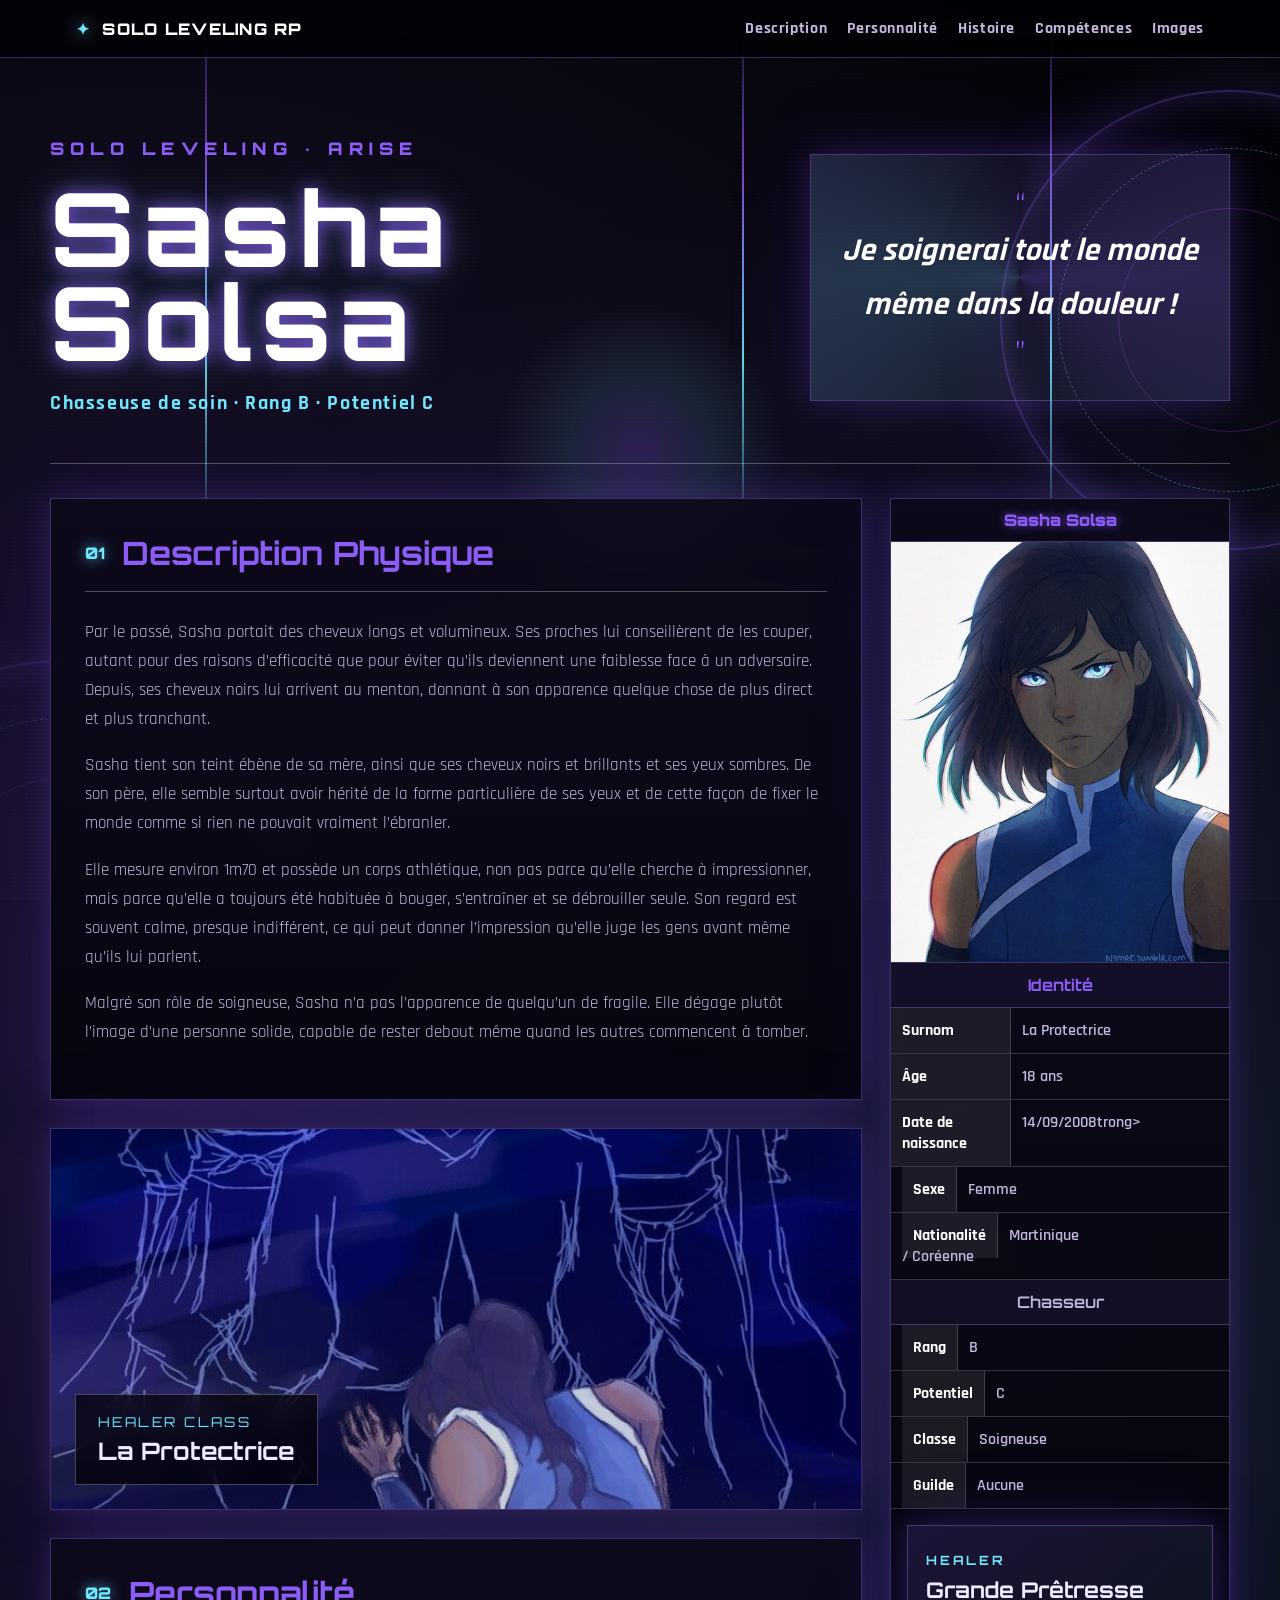
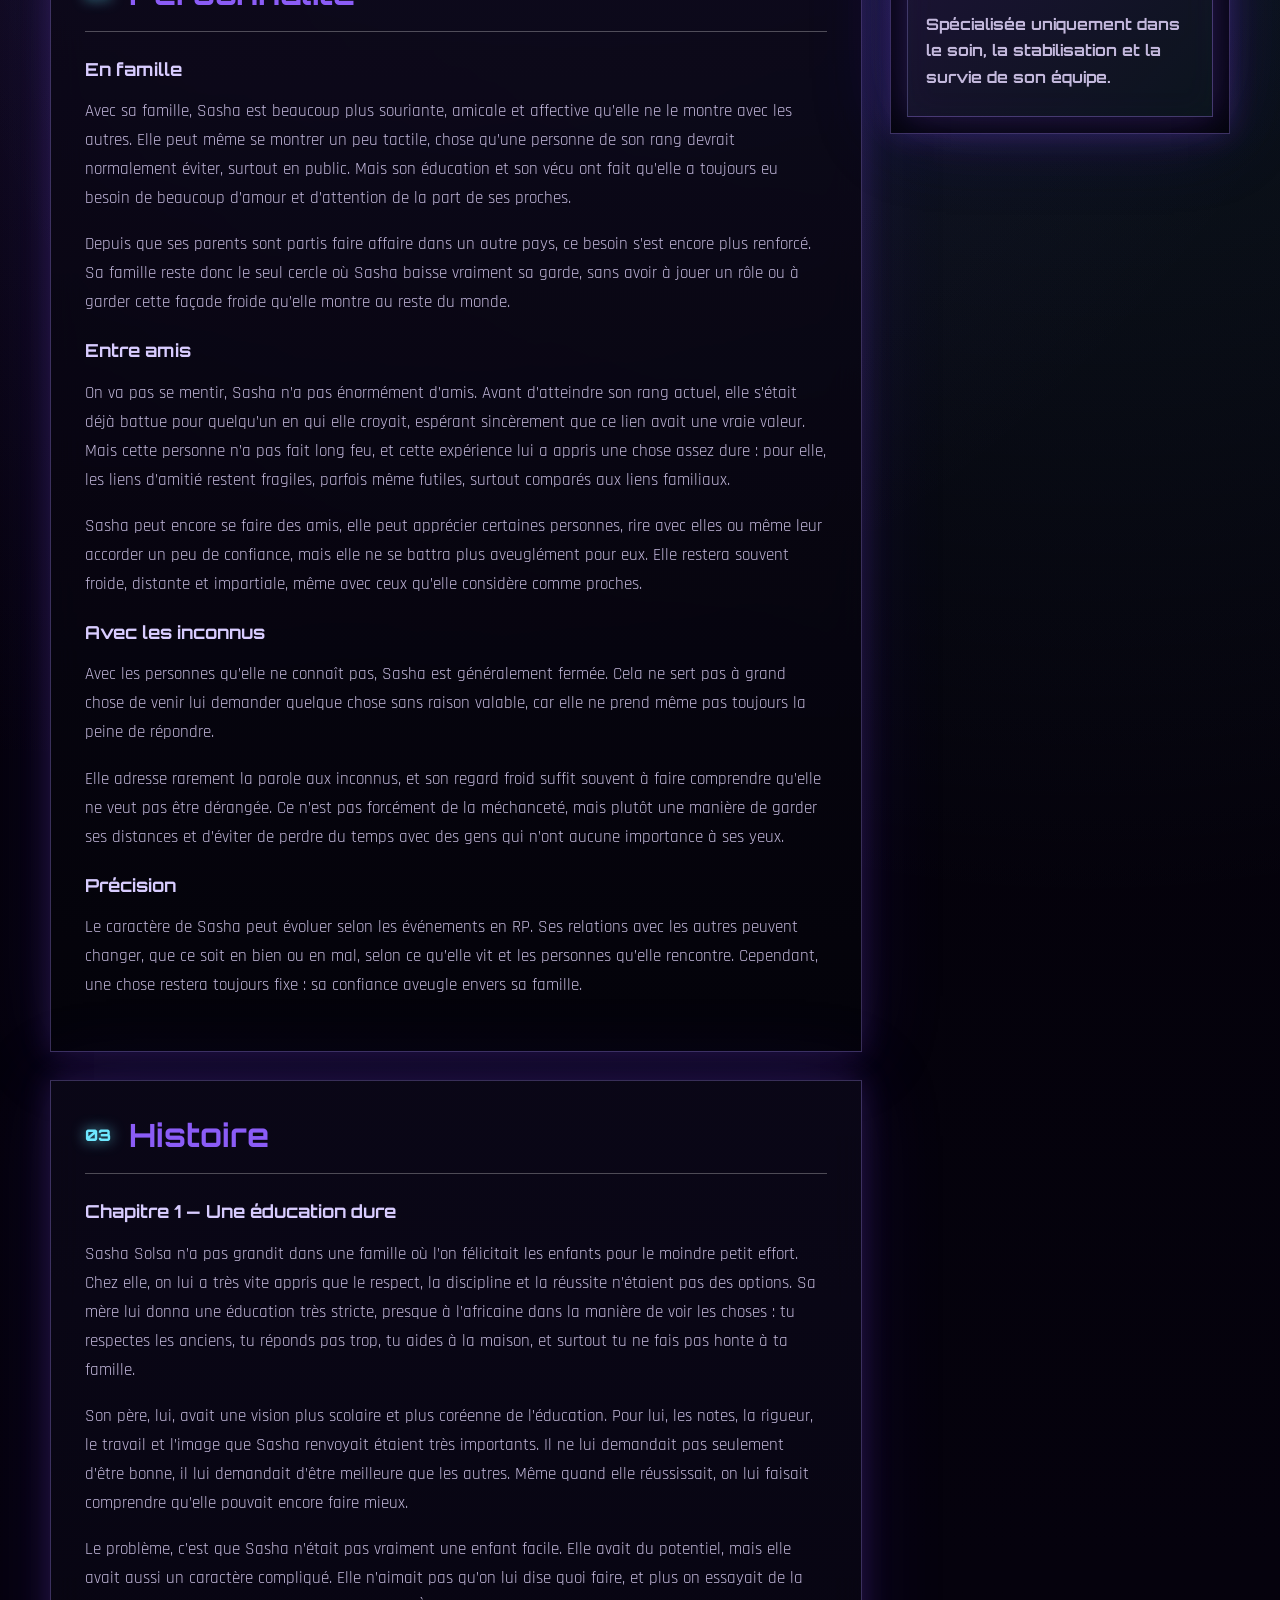
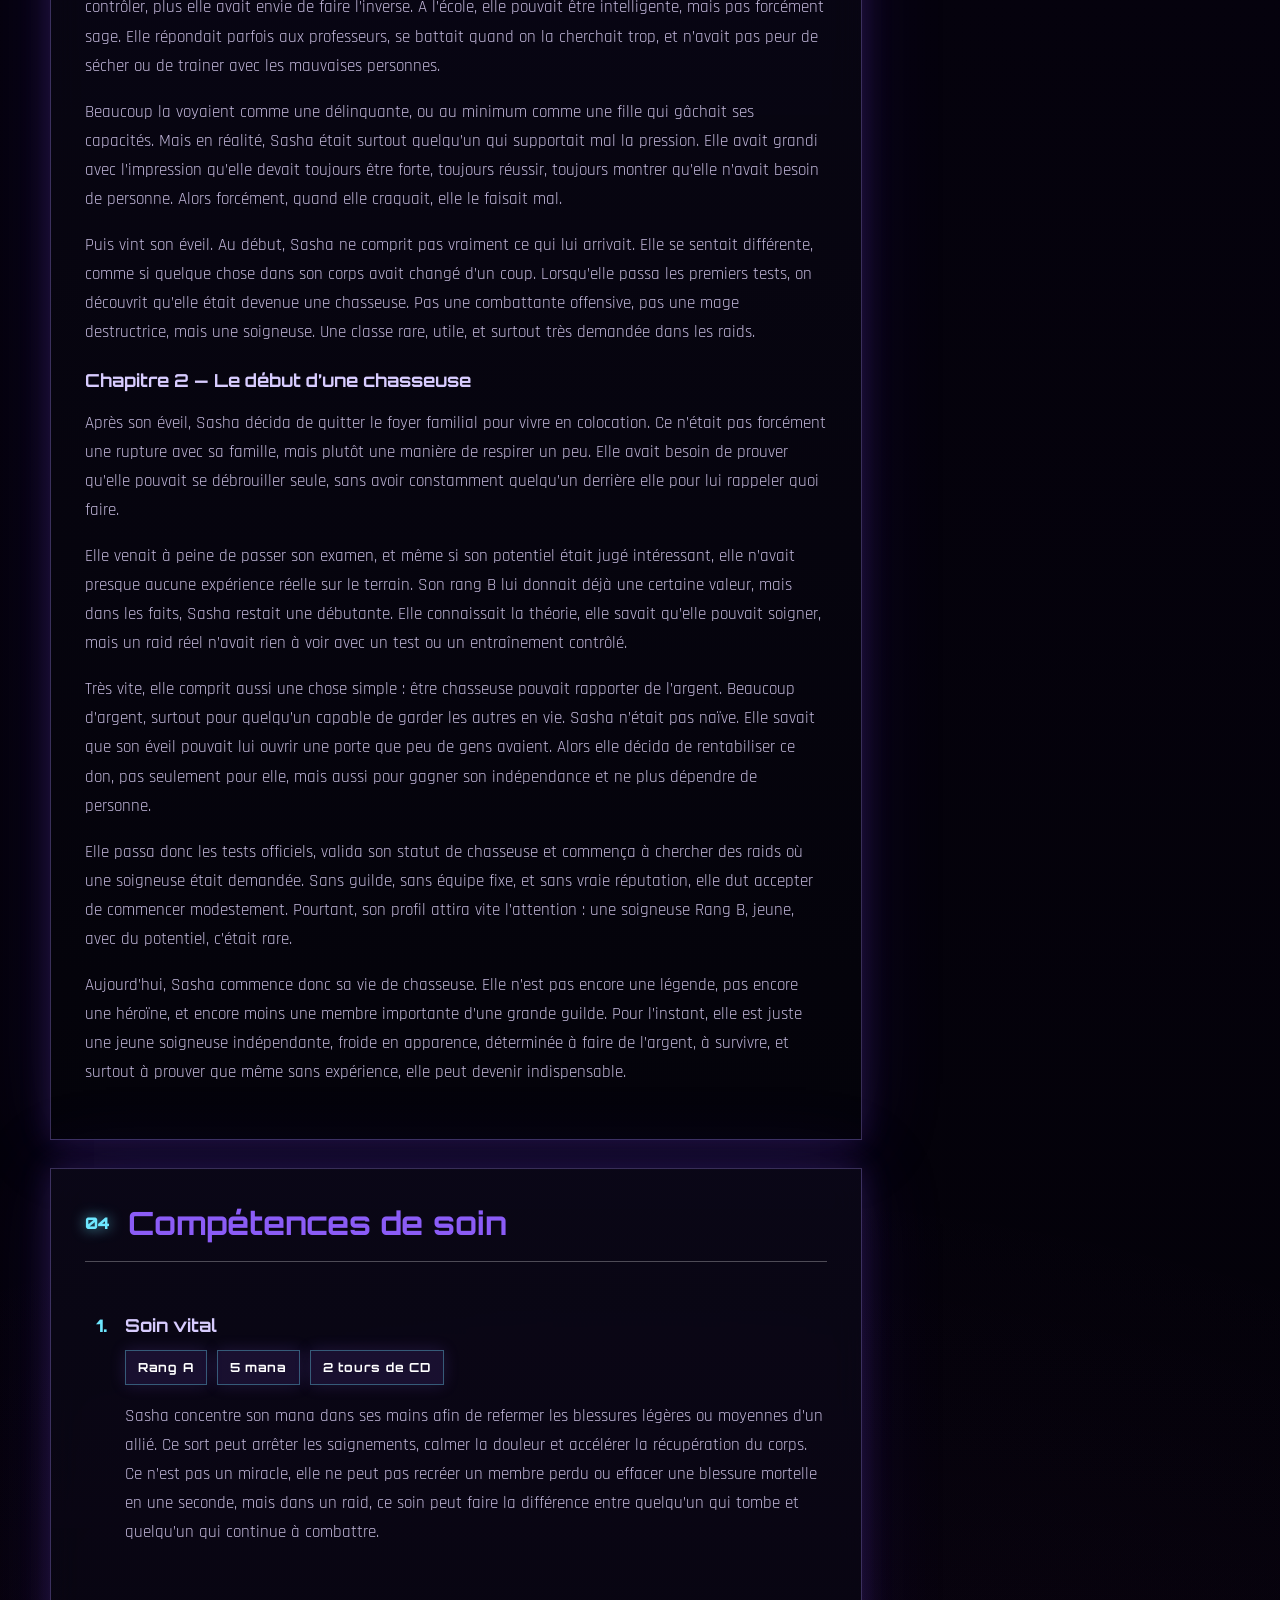
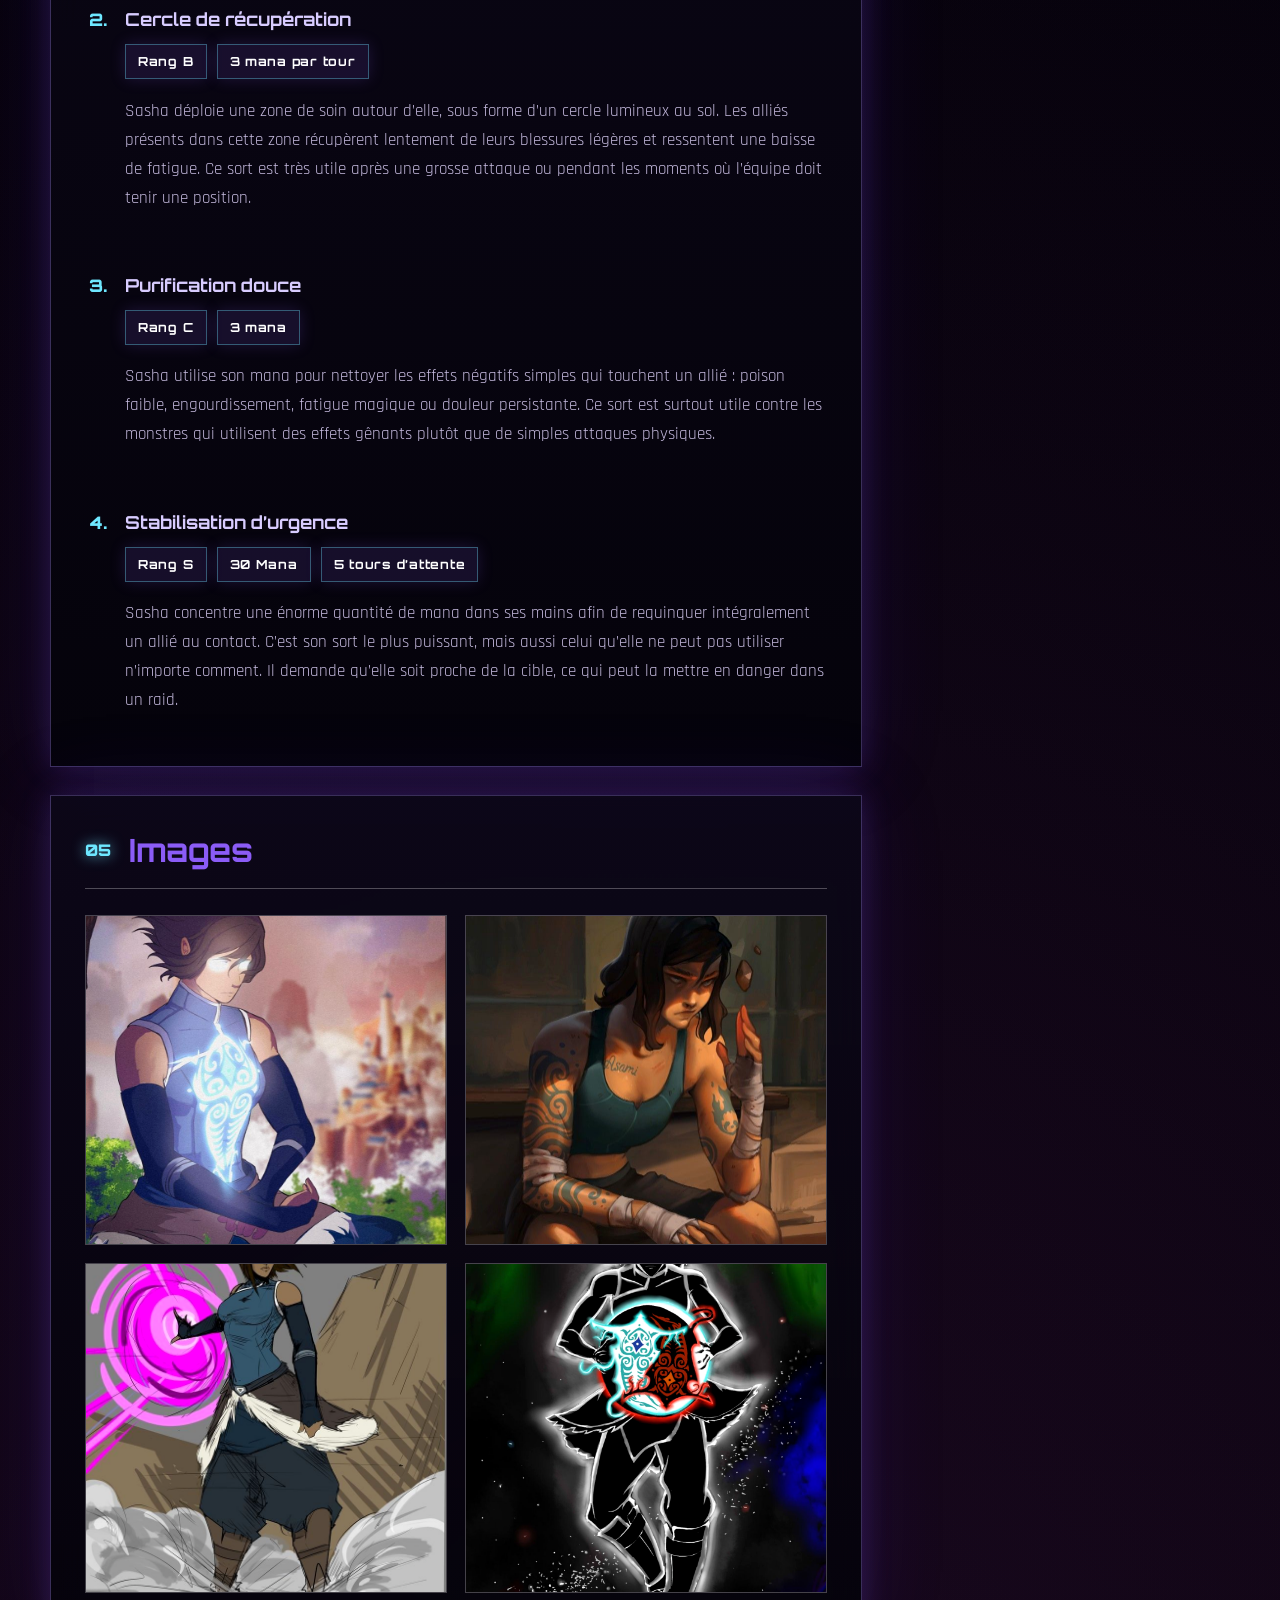
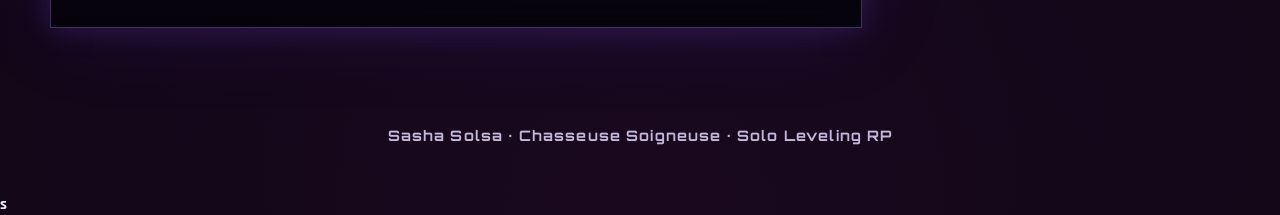
<file: index.html>
<!DOCTYPE html>
<html lang="fr">
<head>
  <meta charset="UTF-8" />
  <meta name="viewport" content="width=device-width, initial-scale=1.0" />
  <title>Sasha Solsa — Solo Leveling RP</title>
  <link rel="stylesheet" href="assets/css/style.css" />
  <script defer src="assets/js/main.js"></script>
</head>
<body>
  <div class="animated-bg"><span class="gate gate-one"></span><span class="gate gate-two"></span><span class="mana-stream stream-one"></span><span class="mana-stream stream-two"></span><span class="mana-stream stream-three"></span></div>
  <div class="cursor-glow" aria-hidden="true"></div>

  <header class="site-header">
    <a href="#top" class="brand"><span class="brand-icon">✦</span><span>Solo Leveling RP</span></a>
    <button class="menu-btn" type="button" aria-label="Ouvrir le menu">☰</button>
    <nav class="nav"><a href="#description">Description</a><a href="#personnalite">Personnalité</a><a href="#histoire">Histoire</a><a href="#competences">Compétences</a><a href="#galerie">Images</a></nav>
  </header>

  <main id="top">
    <section class="hero sheet-section">
      <div class="hero-logo reveal"><p class="server-label">Solo Leveling · Arise</p><h1>Sasha Solsa</h1><p class="role-line">Chasseuse de soin · Rang B · Potentiel C</p></div>
      <div class="quote-card reveal"><span>“</span><p>Je soignerai tout le monde même dans la douleur !</p><span>”</span></div>
    </section>

    <section class="sheet-layout">
      <div class="main-column">
        <section id="description" class="content-block reveal">
          <div class="section-heading"><span>01</span><h2>Description Physique</h2></div>
          <p>Par le passé, Sasha portait des cheveux longs et volumineux. Ses proches lui conseillèrent de les couper, autant pour des raisons d’efficacité que pour éviter qu’ils deviennent une faiblesse face à un adversaire. Depuis, ses cheveux noirs lui arrivent au menton, donnant à son apparence quelque chose de plus direct et plus tranchant.</p>
          <p>Sasha tient son teint ébène de sa mère, ainsi que ses cheveux noirs et brillants et ses yeux sombres. De son père, elle semble surtout avoir hérité de la forme particulière de ses yeux et de cette façon de fixer le monde comme si rien ne pouvait vraiment l’ébranler.</p>
          <p>Elle mesure environ 1m70 et possède un corps athlétique, non pas parce qu’elle cherche à impressionner, mais parce qu’elle a toujours été habituée à bouger, s’entraîner et se débrouiller seule. Son regard est souvent calme, presque indifférent, ce qui peut donner l’impression qu’elle juge les gens avant même qu’ils lui parlent.</p>
          <p>Malgré son rôle de soigneuse, Sasha n’a pas l’apparence de quelqu’un de fragile. Elle dégage plutôt l’image d’une personne solide, capable de rester debout même quand les autres commencent à tomber.</p>
        </section>

        <div class="wide-art reveal"><img src="assets/image/sasha-ancetres.png" alt="Sasha Solsa"><div class="art-overlay"><span>Healer Class</span><strong>La Protectrice</strong></div></div>

        <section id="personnalite" class="content-block reveal">
          <div class="section-heading"><span>02</span><h2>Personnalité</h2></div>
          <h3>En famille</h3><p>Avec sa famille, Sasha est beaucoup plus souriante, amicale et affective qu’elle ne le montre avec les autres. Elle peut même se montrer un peu tactile, chose qu’une personne de son rang devrait normalement éviter, surtout en public. Mais son éducation et son vécu ont fait qu’elle a toujours eu besoin de beaucoup d’amour et d’attention de la part de ses proches.</p><p>Depuis que ses parents sont partis faire affaire dans un autre pays, ce besoin s’est encore plus renforcé. Sa famille reste donc le seul cercle où Sasha baisse vraiment sa garde, sans avoir à jouer un rôle ou à garder cette façade froide qu’elle montre au reste du monde.</p>
          <h3>Entre amis</h3><p>On va pas se mentir, Sasha n’a pas énormément d’amis. Avant d’atteindre son rang actuel, elle s’était déjà battue pour quelqu’un en qui elle croyait, espérant sincèrement que ce lien avait une vraie valeur. Mais cette personne n’a pas fait long feu, et cette expérience lui a appris une chose assez dure : pour elle, les liens d’amitié restent fragiles, parfois même futiles, surtout comparés aux liens familiaux.</p><p>Sasha peut encore se faire des amis, elle peut apprécier certaines personnes, rire avec elles ou même leur accorder un peu de confiance, mais elle ne se battra plus aveuglément pour eux. Elle restera souvent froide, distante et impartiale, même avec ceux qu’elle considère comme proches.</p>
          <h3>Avec les inconnus</h3><p>Avec les personnes qu’elle ne connaît pas, Sasha est généralement fermée. Cela ne sert pas à grand chose de venir lui demander quelque chose sans raison valable, car elle ne prend même pas toujours la peine de répondre.</p><p>Elle adresse rarement la parole aux inconnus, et son regard froid suffit souvent à faire comprendre qu’elle ne veut pas être dérangée. Ce n’est pas forcément de la méchanceté, mais plutôt une manière de garder ses distances et d’éviter de perdre du temps avec des gens qui n’ont aucune importance à ses yeux.</p>
          <h3>Précision</h3><p>Le caractère de Sasha peut évoluer selon les événements en RP. Ses relations avec les autres peuvent changer, que ce soit en bien ou en mal, selon ce qu’elle vit et les personnes qu’elle rencontre. Cependant, une chose restera toujours fixe : sa confiance aveugle envers sa famille.</p>
        </section>

        <section id="histoire" class="content-block reveal">
          <div class="section-heading"><span>03</span><h2>Histoire</h2></div>
          <h3>Chapitre 1 — Une éducation dure</h3>
          <p>Sasha Solsa n’a pas grandit dans une famille où l’on félicitait les enfants pour le moindre petit effort. Chez elle, on lui a très vite appris que le respect, la discipline et la réussite n’étaient pas des options. Sa mère lui donna une éducation très stricte, presque à l’africaine dans la manière de voir les choses : tu respectes les anciens, tu réponds pas trop, tu aides à la maison, et surtout tu ne fais pas honte à ta famille.</p>
          <p>Son père, lui, avait une vision plus scolaire et plus coréenne de l’éducation. Pour lui, les notes, la rigueur, le travail et l’image que Sasha renvoyait étaient très importants. Il ne lui demandait pas seulement d’être bonne, il lui demandait d’être meilleure que les autres. Même quand elle réussissait, on lui faisait comprendre qu’elle pouvait encore faire mieux.</p>
          <p>Le problème, c’est que Sasha n’était pas vraiment une enfant facile. Elle avait du potentiel, mais elle avait aussi un caractère compliqué. Elle n’aimait pas qu’on lui dise quoi faire, et plus on essayait de la contrôler, plus elle avait envie de faire l’inverse. À l’école, elle pouvait être intelligente, mais pas forcément sage. Elle répondait parfois aux professeurs, se battait quand on la cherchait trop, et n’avait pas peur de sécher ou de trainer avec les mauvaises personnes.</p>
          <p>Beaucoup la voyaient comme une délinquante, ou au minimum comme une fille qui gâchait ses capacités. Mais en réalité, Sasha était surtout quelqu’un qui supportait mal la pression. Elle avait grandi avec l’impression qu’elle devait toujours être forte, toujours réussir, toujours montrer qu’elle n’avait besoin de personne. Alors forcément, quand elle craquait, elle le faisait mal.</p>
          <p>Puis vint son éveil. Au début, Sasha ne comprit pas vraiment ce qui lui arrivait. Elle se sentait différente, comme si quelque chose dans son corps avait changé d’un coup. Lorsqu’elle passa les premiers tests, on découvrit qu’elle était devenue une chasseuse. Pas une combattante offensive, pas une mage destructrice, mais une soigneuse. Une classe rare, utile, et surtout très demandée dans les raids.</p>
          <h3>Chapitre 2 — Le début d’une chasseuse</h3>
          <p>Après son éveil, Sasha décida de quitter le foyer familial pour vivre en colocation. Ce n’était pas forcément une rupture avec sa famille, mais plutôt une manière de respirer un peu. Elle avait besoin de prouver qu’elle pouvait se débrouiller seule, sans avoir constamment quelqu’un derrière elle pour lui rappeler quoi faire.</p>
          <p>Elle venait à peine de passer son examen, et même si son potentiel était jugé intéressant, elle n’avait presque aucune expérience réelle sur le terrain. Son rang B lui donnait déjà une certaine valeur, mais dans les faits, Sasha restait une débutante. Elle connaissait la théorie, elle savait qu’elle pouvait soigner, mais un raid réel n’avait rien à voir avec un test ou un entraînement contrôlé.</p>
          <p>Très vite, elle comprit aussi une chose simple : être chasseuse pouvait rapporter de l’argent. Beaucoup d’argent, surtout pour quelqu’un capable de garder les autres en vie. Sasha n’était pas naïve. Elle savait que son éveil pouvait lui ouvrir une porte que peu de gens avaient. Alors elle décida de rentabiliser ce don, pas seulement pour elle, mais aussi pour gagner son indépendance et ne plus dépendre de personne.</p>
          <p>Elle passa donc les tests officiels, valida son statut de chasseuse et commença à chercher des raids où une soigneuse était demandée. Sans guilde, sans équipe fixe, et sans vraie réputation, elle dut accepter de commencer modestement. Pourtant, son profil attira vite l’attention : une soigneuse Rang B, jeune, avec du potentiel, c’était rare.</p>
          <p>Aujourd’hui, Sasha commence donc sa vie de chasseuse. Elle n’est pas encore une légende, pas encore une héroïne, et encore moins une membre importante d’une grande guilde. Pour l’instant, elle est juste une jeune soigneuse indépendante, froide en apparence, déterminée à faire de l’argent, à survivre, et surtout à prouver que même sans expérience, elle peut devenir indispensable.</p>
        </section>

<section id="competences" class="content-block reveal">
  <div class="section-heading">
    <span>04</span>
    <h2>Compétences de soin</h2>
  </div>

  <ol class="skill-list">
    <li>
      <h3>Soin vital</h3>

      <div class="spell-meta">
        <span>Rang A</span>
        <span>5 mana</span>
        <span>2 tours de CD</span>
      </div>

      <p>
        Sasha concentre son mana dans ses mains afin de refermer les blessures légères ou moyennes d’un allié.
        Ce sort peut arrêter les saignements, calmer la douleur et accélérer la récupération du corps. Ce n’est pas
        un miracle, elle ne peut pas recréer un membre perdu ou effacer une blessure mortelle en une seconde, mais
        dans un raid, ce soin peut faire la différence entre quelqu’un qui tombe et quelqu’un qui continue à combattre.
      </p>
    </li>

    <li>
      <h3>Cercle de récupération</h3>

      <div class="spell-meta">
        <span>Rang B</span>
        <span>3 mana par tour</span>
      </div>

      <p>
        Sasha déploie une zone de soin autour d’elle, sous forme d’un cercle lumineux au sol. Les alliés présents
        dans cette zone récupèrent lentement de leurs blessures légères et ressentent une baisse de fatigue. Ce sort
        est très utile après une grosse attaque ou pendant les moments où l’équipe doit tenir une position.
      </p>
    </li>

    <li>
      <h3>Purification douce</h3>

      <div class="spell-meta">
        <span>Rang C</span>
        <span>3 mana</span>
      </div>

      <p>
        Sasha utilise son mana pour nettoyer les effets négatifs simples qui touchent un allié : poison faible,
        engourdissement, fatigue magique ou douleur persistante. Ce sort est surtout utile contre les monstres qui
        utilisent des effets gênants plutôt que de simples attaques physiques.
      </p>
    </li>

    <li>
      <h3>Stabilisation d’urgence</h3>

      <div class="spell-meta">
        <span>Rang S</span>
        <span>30 Mana </span>
        <span>5 tours d’attente</span>
      </div>

      <p>
        Sasha concentre une énorme quantité de mana dans ses mains afin de requinquer intégralement un allié au contact.
        C’est son sort le plus puissant, mais aussi celui qu’elle ne peut pas utiliser n’importe comment. Il demande
        qu’elle soit proche de la cible, ce qui peut la mettre en danger dans un raid.
      </p>
    </li>
  </ol>
</section>

        <section id="galerie" class="content-block reveal"><div class="section-heading"><span>05</span><h2>Images</h2></div><div class="gallery-grid"><img src="assets/image/sasha-meditation.png" alt="Sasha"><img src="assets/image/sasha-blessee.png" alt="Sasha"><img src="assets/image/sasha-combat-lumiere.png" alt="Sasha"><img src="assets/image/sasha-domaine-1.png" alt="Sasha"></div></section>
      </div>

      <aside class="side-card reveal"><div class="portrait-frame"><div class="nameplate">Sasha Solsa</div><img src="assets/image/regard.jpg" alt="Portrait de Sasha Solsa"></div><div class="info-table"><h2>Identité</h2><div><span>Surnom</span><strong>La Protectrice</strong></div><div><span>Âge</span><strong>18 ans</strong></div><div><span>Date de naissance</span><strong>14/09/2008trong></div><div><span>Sexe</span><strong>Femme</strong></div><div><span>Nationalité</span><strong>Martinique / Coréenne</strong></div><h2>Chasseur</h2><div><span>Rang</span><strong>B</strong></div><div><span>Potentiel</span><strong>C</strong></div><div><span>Classe</span><strong>Soigneuse</strong></div><div><span>Guilde</span><strong>Aucune</strong></div></div><div class="rank-card"><span>HEALER</span><strong>Grande Prêtresse</strong><p>Spécialisée uniquement dans le soin, la stabilisation et la survie de son équipe.</p></div></aside>
    </section>
  </main>
  <footer class="footer"><span>Sasha Solsa · Chasseuse Soigneuse · Solo Leveling RP</span></footer>
</body>
</html>
s
</file>
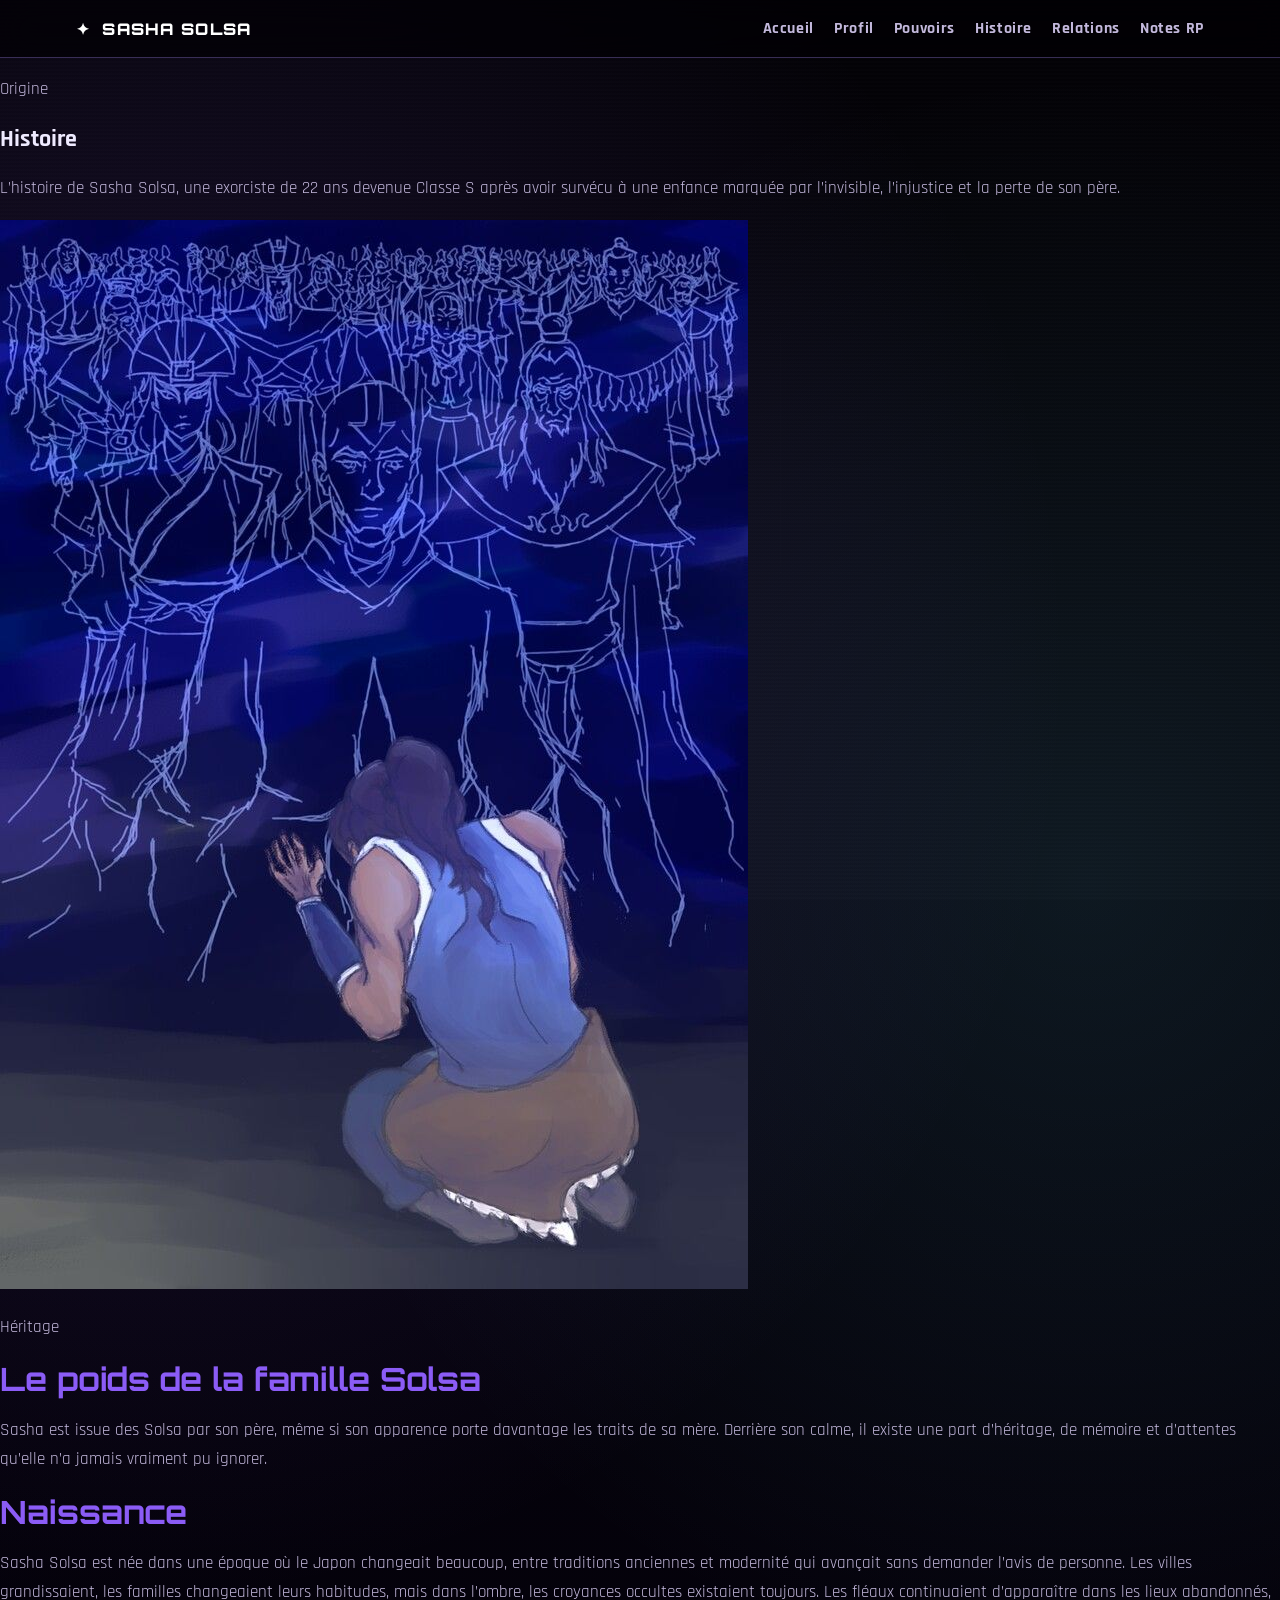
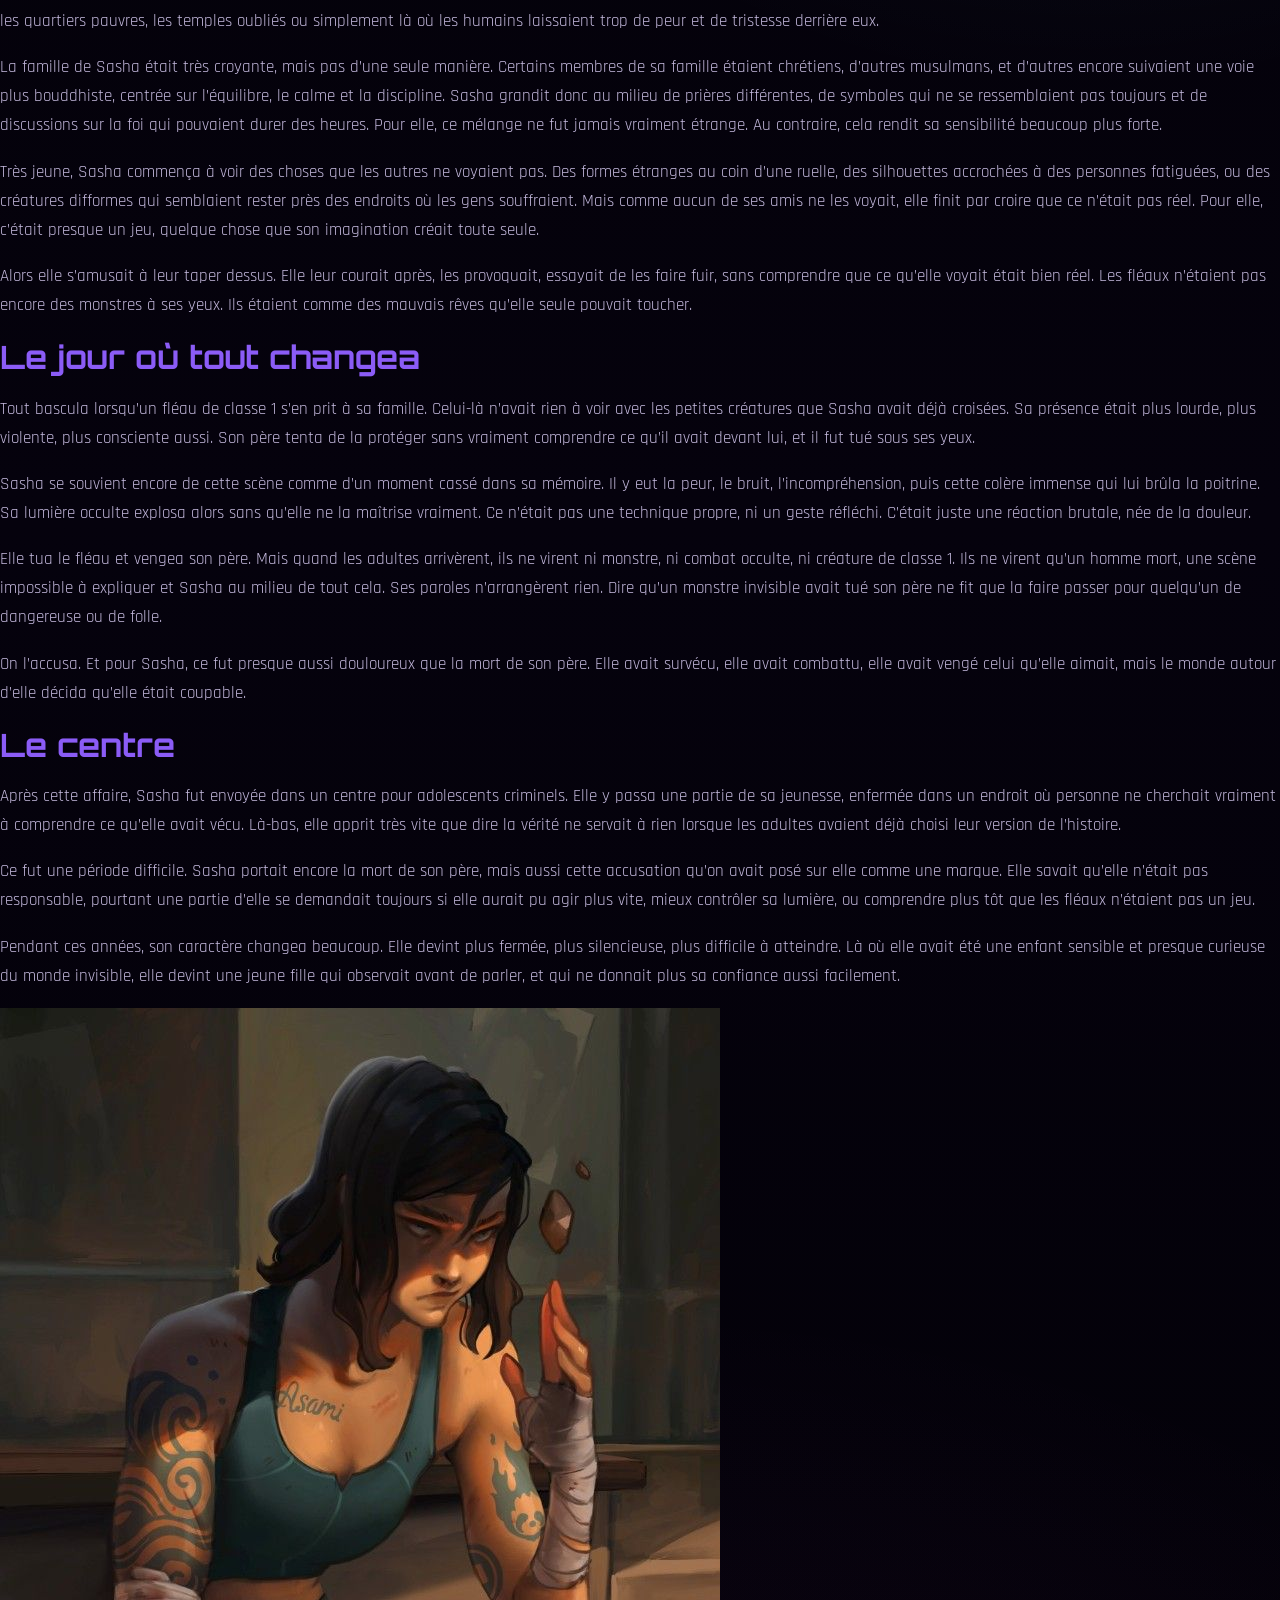
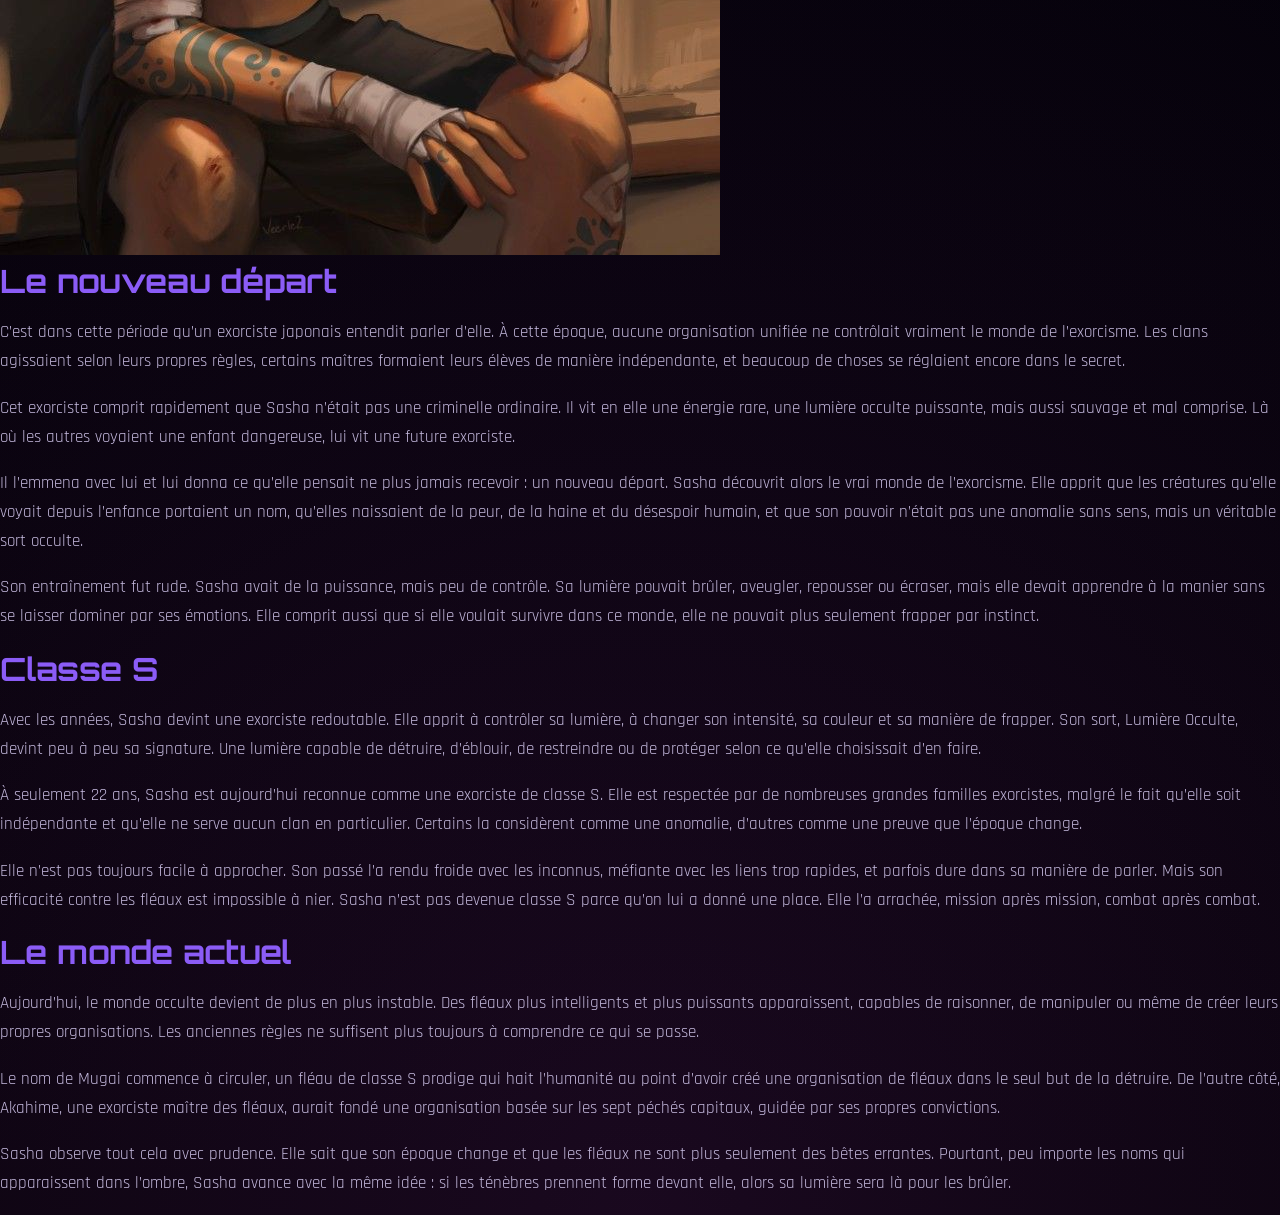
<file: histoire.html>
<!DOCTYPE html>
<html lang="fr">
<head>
<meta charset="UTF-8" />
<meta name="viewport" content="width=device-width, initial-scale=1.0" />
<link rel="stylesheet" href="assets/css/style.css" />
<script defer src="assets/js/main.js"></script>
<title>Histoire — Sasha Solsa</title>
</head>

<body data-page="histoire">
  <div class="light-orbs"></div>
  <div class="water-grid"></div>
  <div class="cursor-aura"></div>

  <header class="site-header">
    <a class="brand" href="index.html"><span class="brand-mark">✦</span><span>Sasha Solsa</span></a>
    <button class="menu-btn" aria-label="Ouvrir le menu">☰</button>

    <nav class="nav">
      <a href="index.html">Accueil</a>
      <a href="profil.html">Profil</a>
      <a href="pouvoirs.html">Pouvoirs</a>
      <a href="histoire.html">Histoire</a>
      <a href="relations.html">Relations</a>
      <a href="notes-rp.html">Notes RP</a>
    </nav>
  </header>

  <main class="container page-enter">
    <section class="page-title">
      <p class="eyebrow">Origine</p>
      <h1>Histoire</h1>
      <p>
        L’histoire de Sasha Solsa, une exorciste de 22 ans devenue Classe S après avoir survécu à une enfance marquée
        par l’invisible, l’injustice et la perte de son père.
      </p>
    </section>

    <section class="story-hero reveal">
      <img src="assets/image/sasha-ancetres.png" alt="Vision spirituelle de Sasha">

      <div>
        <p class="eyebrow">Héritage</p>
        <h2>Le poids de la famille Solsa</h2>
        <p>
          Sasha est issue des Solsa par son père, même si son apparence porte davantage les traits de sa mère.
          Derrière son calme, il existe une part d’héritage, de mémoire et d’attentes qu’elle n’a jamais vraiment pu ignorer.
        </p>
      </div>
    </section>

    <article class="panel story reveal">
      <h2>Naissance</h2>

      <p>
        Sasha Solsa est née dans une époque où le Japon changeait beaucoup, entre traditions anciennes et modernité
        qui avançait sans demander l’avis de personne. Les villes grandissaient, les familles changeaient leurs habitudes,
        mais dans l’ombre, les croyances occultes existaient toujours. Les fléaux continuaient d’apparaître dans les lieux
        abandonnés, les quartiers pauvres, les temples oubliés ou simplement là où les humains laissaient trop de peur
        et de tristesse derrière eux.
      </p>

      <p>
        La famille de Sasha était très croyante, mais pas d’une seule manière. Certains membres de sa famille étaient
        chrétiens, d’autres musulmans, et d’autres encore suivaient une voie plus bouddhiste, centrée sur l’équilibre,
        le calme et la discipline. Sasha grandit donc au milieu de prières différentes, de symboles qui ne se ressemblaient
        pas toujours et de discussions sur la foi qui pouvaient durer des heures. Pour elle, ce mélange ne fut jamais
        vraiment étrange. Au contraire, cela rendit sa sensibilité beaucoup plus forte.
      </p>

      <p>
        Très jeune, Sasha commença à voir des choses que les autres ne voyaient pas. Des formes étranges au coin d’une
        ruelle, des silhouettes accrochées à des personnes fatiguées, ou des créatures difformes qui semblaient rester
        près des endroits où les gens souffraient. Mais comme aucun de ses amis ne les voyait, elle finit par croire que
        ce n’était pas réel. Pour elle, c’était presque un jeu, quelque chose que son imagination créait toute seule.
      </p>

      <p>
        Alors elle s’amusait à leur taper dessus. Elle leur courait après, les provoquait, essayait de les faire fuir,
        sans comprendre que ce qu’elle voyait était bien réel. Les fléaux n’étaient pas encore des monstres à ses yeux.
        Ils étaient comme des mauvais rêves qu’elle seule pouvait toucher.
      </p>
    </article>

    <article class="panel story reveal">
      <h2>Le jour où tout changea</h2>

      <p>
        Tout bascula lorsqu’un fléau de classe 1 s’en prit à sa famille. Celui-là n’avait rien à voir avec les petites
        créatures que Sasha avait déjà croisées. Sa présence était plus lourde, plus violente, plus consciente aussi.
        Son père tenta de la protéger sans vraiment comprendre ce qu’il avait devant lui, et il fut tué sous ses yeux.
      </p>

      <p>
        Sasha se souvient encore de cette scène comme d’un moment cassé dans sa mémoire. Il y eut la peur, le bruit,
        l’incompréhension, puis cette colère immense qui lui brûla la poitrine. Sa lumière occulte explosa alors sans
        qu’elle ne la maîtrise vraiment. Ce n’était pas une technique propre, ni un geste réfléchi. C’était juste une
        réaction brutale, née de la douleur.
      </p>

      <p>
        Elle tua le fléau et vengea son père. Mais quand les adultes arrivèrent, ils ne virent ni monstre, ni combat
        occulte, ni créature de classe 1. Ils ne virent qu’un homme mort, une scène impossible à expliquer et Sasha au
        milieu de tout cela. Ses paroles n’arrangèrent rien. Dire qu’un monstre invisible avait tué son père ne fit que
        la faire passer pour quelqu’un de dangereuse ou de folle.
      </p>

      <p>
        On l’accusa. Et pour Sasha, ce fut presque aussi douloureux que la mort de son père. Elle avait survécu,
        elle avait combattu, elle avait vengé celui qu’elle aimait, mais le monde autour d’elle décida qu’elle était
        coupable.
      </p>
    </article>

    <article class="panel story reveal">
      <h2>Le centre</h2>

      <p>
        Après cette affaire, Sasha fut envoyée dans un centre pour adolescents criminels. Elle y passa une partie de
        sa jeunesse, enfermée dans un endroit où personne ne cherchait vraiment à comprendre ce qu’elle avait vécu.
        Là-bas, elle apprit très vite que dire la vérité ne servait à rien lorsque les adultes avaient déjà choisi leur
        version de l’histoire.
      </p>

      <p>
        Ce fut une période difficile. Sasha portait encore la mort de son père, mais aussi cette accusation qu’on avait
        posé sur elle comme une marque. Elle savait qu’elle n’était pas responsable, pourtant une partie d’elle se
        demandait toujours si elle aurait pu agir plus vite, mieux contrôler sa lumière, ou comprendre plus tôt que les
        fléaux n’étaient pas un jeu.
      </p>

      <p>
        Pendant ces années, son caractère changea beaucoup. Elle devint plus fermée, plus silencieuse, plus difficile à
        atteindre. Là où elle avait été une enfant sensible et presque curieuse du monde invisible, elle devint une jeune
        fille qui observait avant de parler, et qui ne donnait plus sa confiance aussi facilement.
      </p>
    </article>

    <section class="wide-image reveal">
      <img src="assets/image/sasha-blessee.png" alt="Sasha après une épreuve">
    </section>

    <article class="panel story reveal">
      <h2>Le nouveau départ</h2>

      <p>
        C’est dans cette période qu’un exorciste japonais entendit parler d’elle. À cette époque, aucune organisation
        unifiée ne contrôlait vraiment le monde de l’exorcisme. Les clans agissaient selon leurs propres règles,
        certains maîtres formaient leurs élèves de manière indépendante, et beaucoup de choses se réglaient encore dans
        le secret.
      </p>

      <p>
        Cet exorciste comprit rapidement que Sasha n’était pas une criminelle ordinaire. Il vit en elle une énergie rare,
        une lumière occulte puissante, mais aussi sauvage et mal comprise. Là où les autres voyaient une enfant dangereuse,
        lui vit une future exorciste.
      </p>

      <p>
        Il l’emmena avec lui et lui donna ce qu’elle pensait ne plus jamais recevoir : un nouveau départ. Sasha découvrit
        alors le vrai monde de l’exorcisme. Elle apprit que les créatures qu’elle voyait depuis l’enfance portaient un nom,
        qu’elles naissaient de la peur, de la haine et du désespoir humain, et que son pouvoir n’était pas une anomalie
        sans sens, mais un véritable sort occulte.
      </p>

      <p>
        Son entraînement fut rude. Sasha avait de la puissance, mais peu de contrôle. Sa lumière pouvait brûler, aveugler,
        repousser ou écraser, mais elle devait apprendre à la manier sans se laisser dominer par ses émotions. Elle
        comprit aussi que si elle voulait survivre dans ce monde, elle ne pouvait plus seulement frapper par instinct.
      </p>
    </article>

    <article class="panel story reveal">
      <h2>Classe S</h2>

      <p>
        Avec les années, Sasha devint une exorciste redoutable. Elle apprit à contrôler sa lumière, à changer son intensité,
        sa couleur et sa manière de frapper. Son sort, Lumière Occulte, devint peu à peu sa signature. Une lumière capable
        de détruire, d’éblouir, de restreindre ou de protéger selon ce qu’elle choisissait d’en faire.
      </p>

      <p>
        À seulement 22 ans, Sasha est aujourd’hui reconnue comme une exorciste de classe S. Elle est respectée par de
        nombreuses grandes familles exorcistes, malgré le fait qu’elle soit indépendante et qu’elle ne serve aucun clan
        en particulier. Certains la considèrent comme une anomalie, d’autres comme une preuve que l’époque change.
      </p>

      <p>
        Elle n’est pas toujours facile à approcher. Son passé l’a rendu froide avec les inconnus, méfiante avec les
        liens trop rapides, et parfois dure dans sa manière de parler. Mais son efficacité contre les fléaux est
        impossible à nier. Sasha n’est pas devenue classe S parce qu’on lui a donné une place. Elle l’a arrachée,
        mission après mission, combat après combat.
      </p>
    </article>

    <article class="panel story reveal">
      <h2>Le monde actuel</h2>

      <p>
        Aujourd’hui, le monde occulte devient de plus en plus instable. Des fléaux plus intelligents et plus puissants
        apparaissent, capables de raisonner, de manipuler ou même de créer leurs propres organisations. Les anciennes
        règles ne suffisent plus toujours à comprendre ce qui se passe.
      </p>

      <p>
        Le nom de Mugai commence à circuler, un fléau de classe S prodige qui hait l’humanité au point d’avoir créé une
        organisation de fléaux dans le seul but de la détruire. De l’autre côté, Akahime, une exorciste maître des fléaux,
        aurait fondé une organisation basée sur les sept péchés capitaux, guidée par ses propres convictions.
      </p>

      <p>
        Sasha observe tout cela avec prudence. Elle sait que son époque change et que les fléaux ne sont plus seulement
        des bêtes errantes. Pourtant, peu importe les noms qui apparaissent dans l’ombre, Sasha avance avec la même idée :
        si les ténèbres prennent forme devant elle, alors sa lumière sera là pour les brûler.
      </p>
    </article>
  </main>
</body>
</html>
</file>
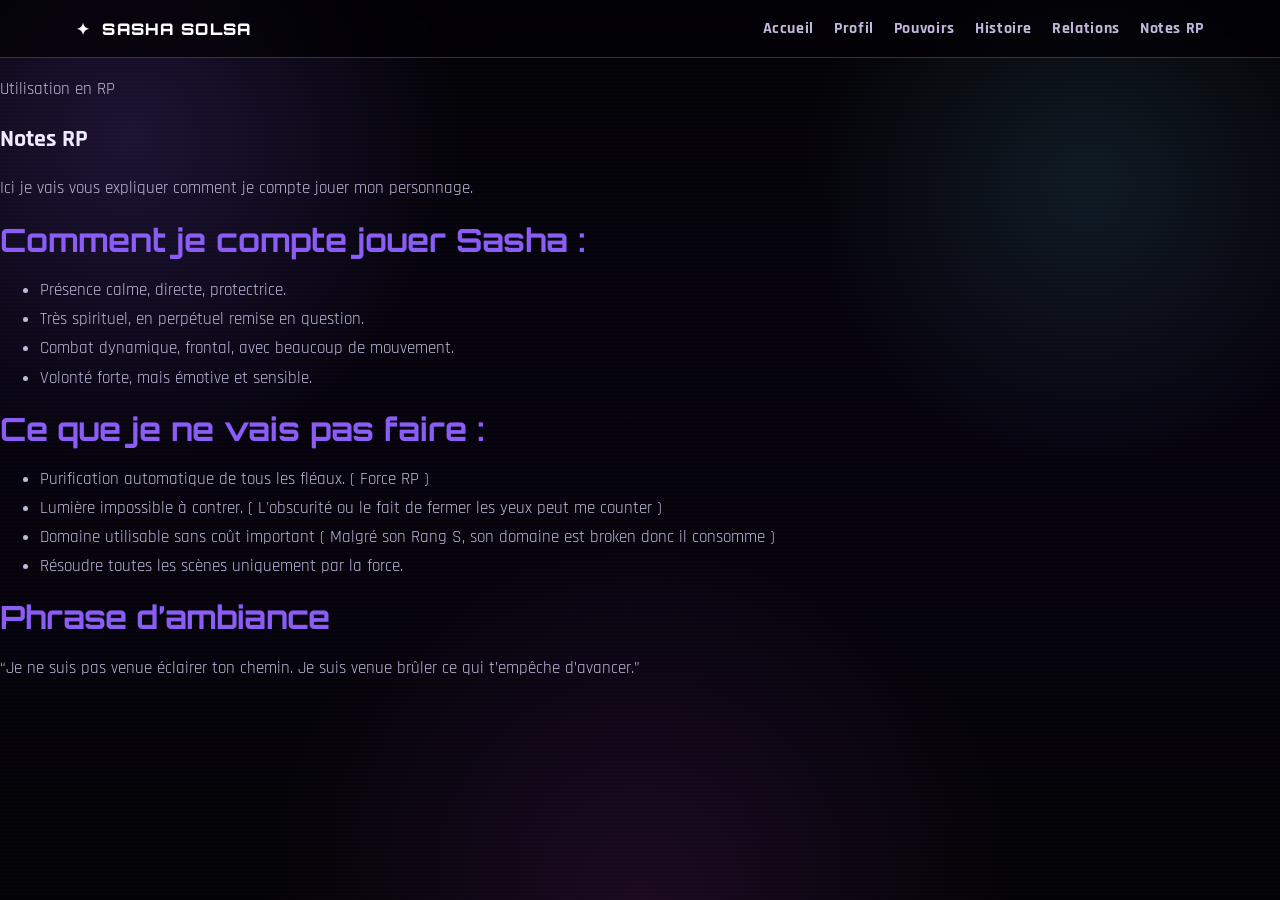
<file: notes-rp.html>
<!DOCTYPE html>
<html lang="fr">
<head>
<meta charset="UTF-8" />
<meta name="viewport" content="width=device-width, initial-scale=1.0" />
<link rel="stylesheet" href="assets/css/style.css" />
<script defer src="assets/js/main.js"></script>
<title>Notes RP — Sasha Solsa</title>
</head>
<body data-page="notes">
  <div class="light-orbs"></div>
  <div class="water-grid"></div>
  <div class="cursor-aura"></div>
  <header class="site-header">
  <a class="brand" href="index.html"><span class="brand-mark">✦</span><span>Sasha Solsa</span></a>
  <button class="menu-btn" aria-label="Ouvrir le menu">☰</button>
  <nav class="nav">
    <a href="index.html">Accueil</a>
    <a href="profil.html">Profil</a>
    <a href="pouvoirs.html">Pouvoirs</a>
    <a href="histoire.html">Histoire</a>
    <a href="relations.html">Relations</a>
    <a href="notes-rp.html">Notes RP</a>
  </nav>
</header>
  <main class="container page-enter">
  <section class="page-title">
    <p class="eyebrow">Utilisation en RP</p>
    <h1>Notes RP</h1>
    <p>Ici je vais vous expliquer comment je compte jouer mon personnage.</p>
  </section>

  <section class="grid two">
    <article class="panel reveal"><h2>Comment je compte jouer Sasha :</h2><ul><li>Présence calme, directe, protectrice.</li><li>Très spirituel, en perpétuel remise en question.</li><li>Combat dynamique, frontal, avec beaucoup de mouvement.</li><li>Volonté forte, mais émotive et sensible.</li></ul></article>
    <article class="panel reveal"><h2>Ce que je ne vais pas faire :</h2><ul><li>Purification automatique de tous les fléaux. ( Force RP )</li><li>Lumière impossible à contrer. ( L'obscurité ou le fait de fermer les yeux peut me counter )</li><li>Domaine utilisable sans coût important ( Malgré son Rang S, son domaine est broken donc il consomme )</li><li>Résoudre toutes les scènes uniquement par la force.</li></ul></article>
  </section>

  <section class="panel reveal">
    <h2>Phrase d’ambiance</h2>
    <p class="rp-line">“Je ne suis pas venue éclairer ton chemin. Je suis venue brûler ce qui t’empêche d’avancer.”</p>
  </section>
</main>

</body>
</html>
</file>
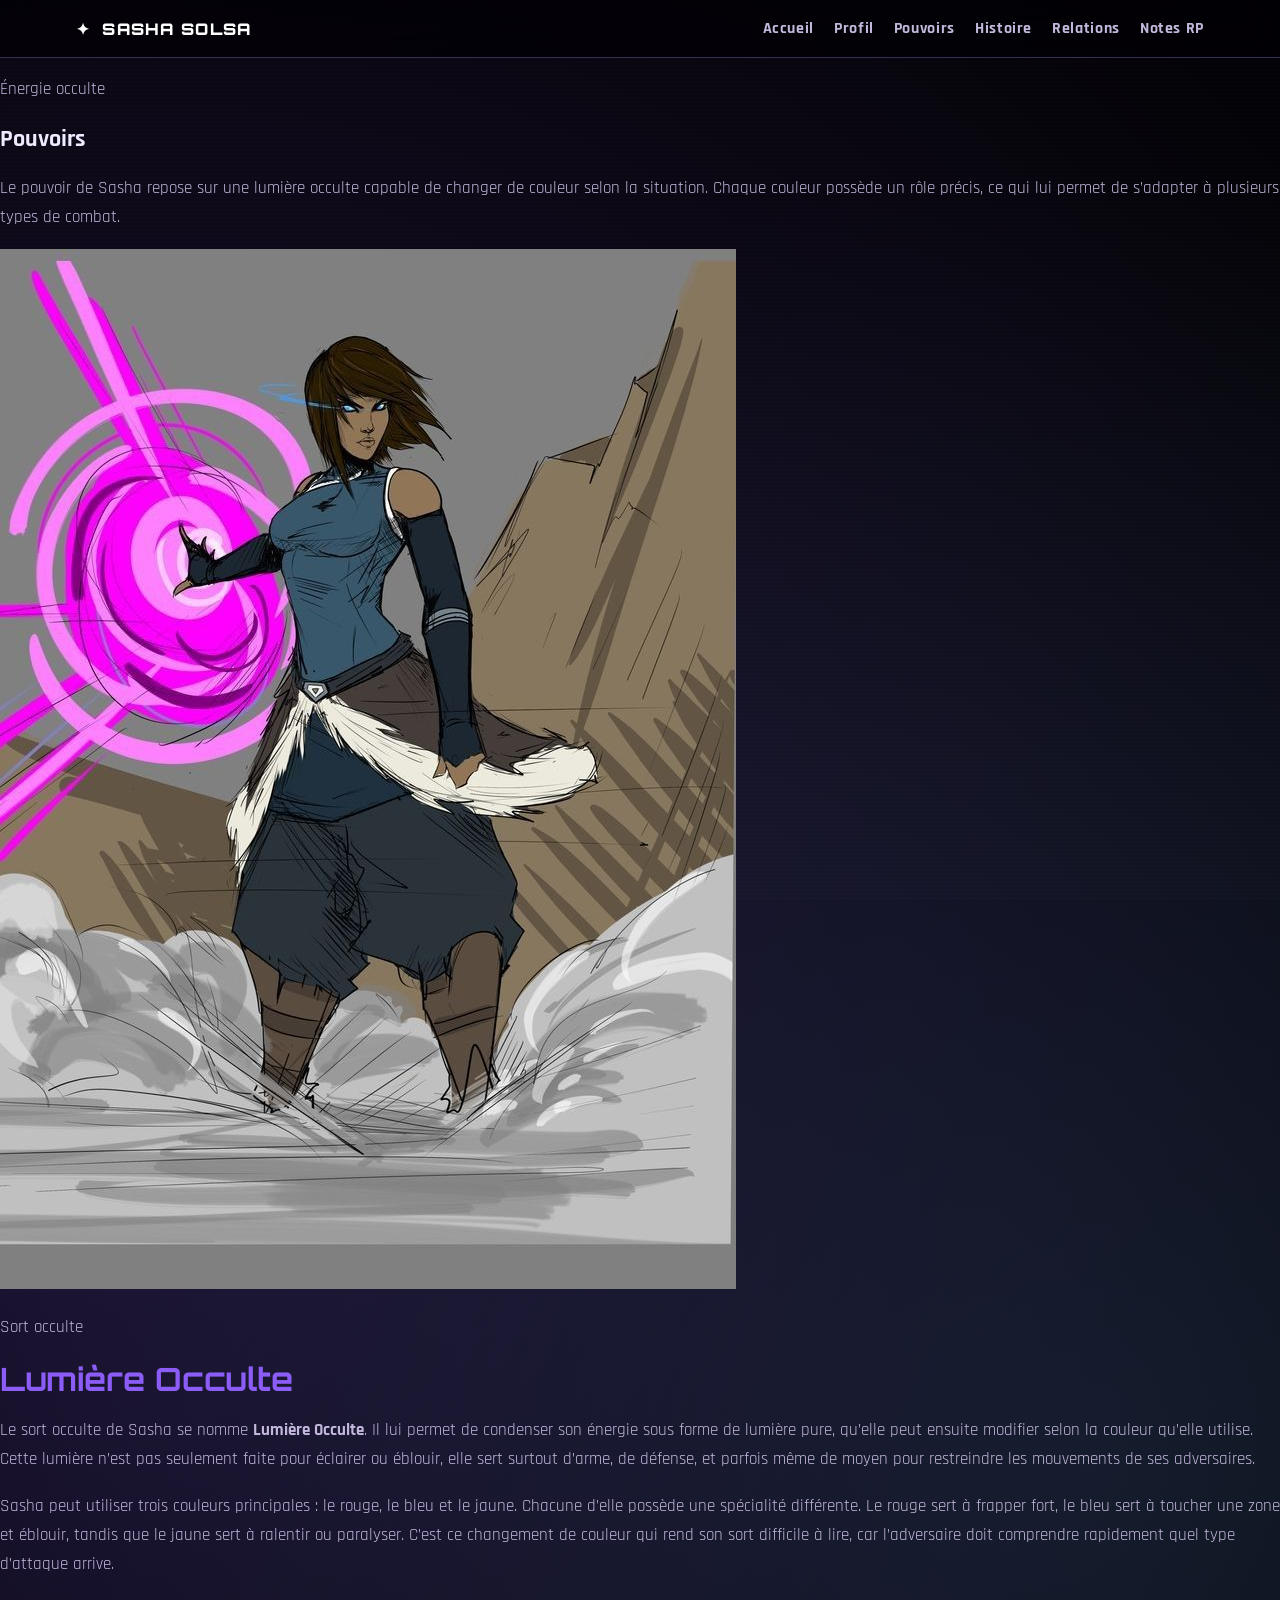
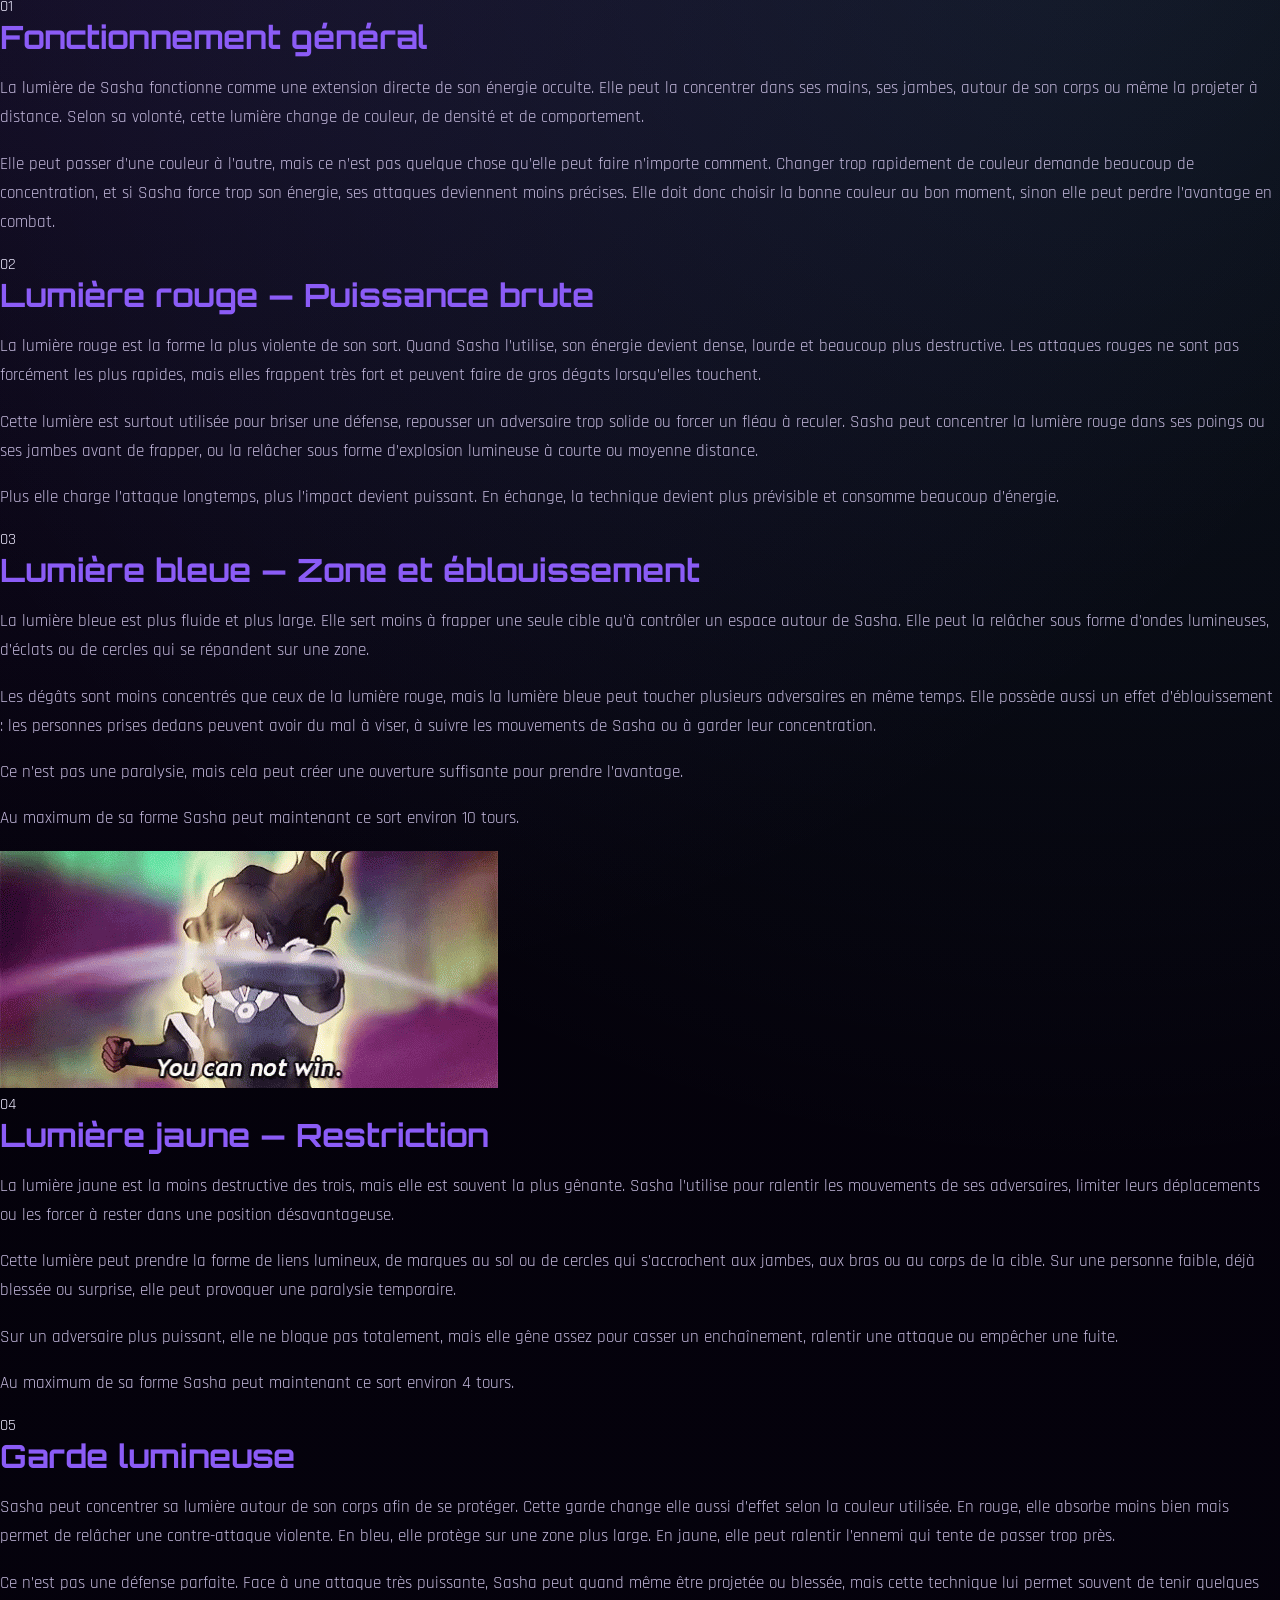
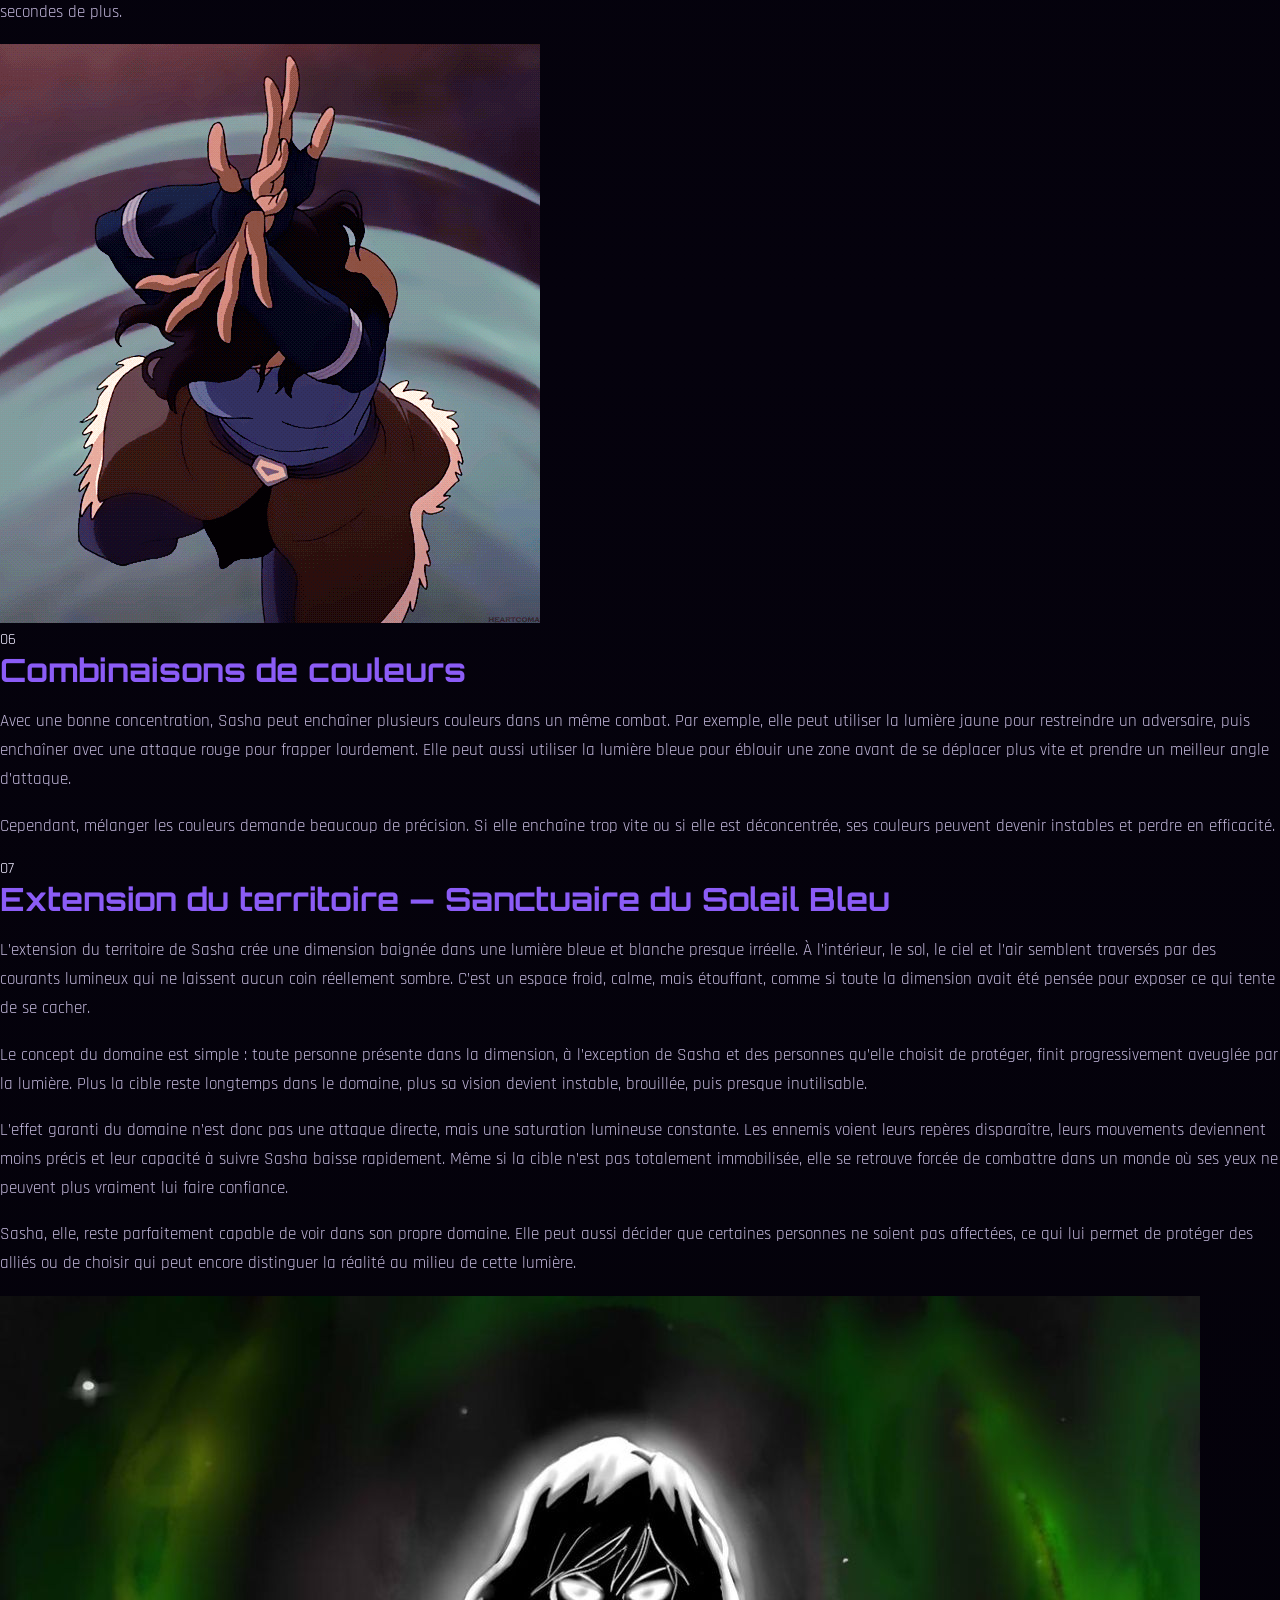
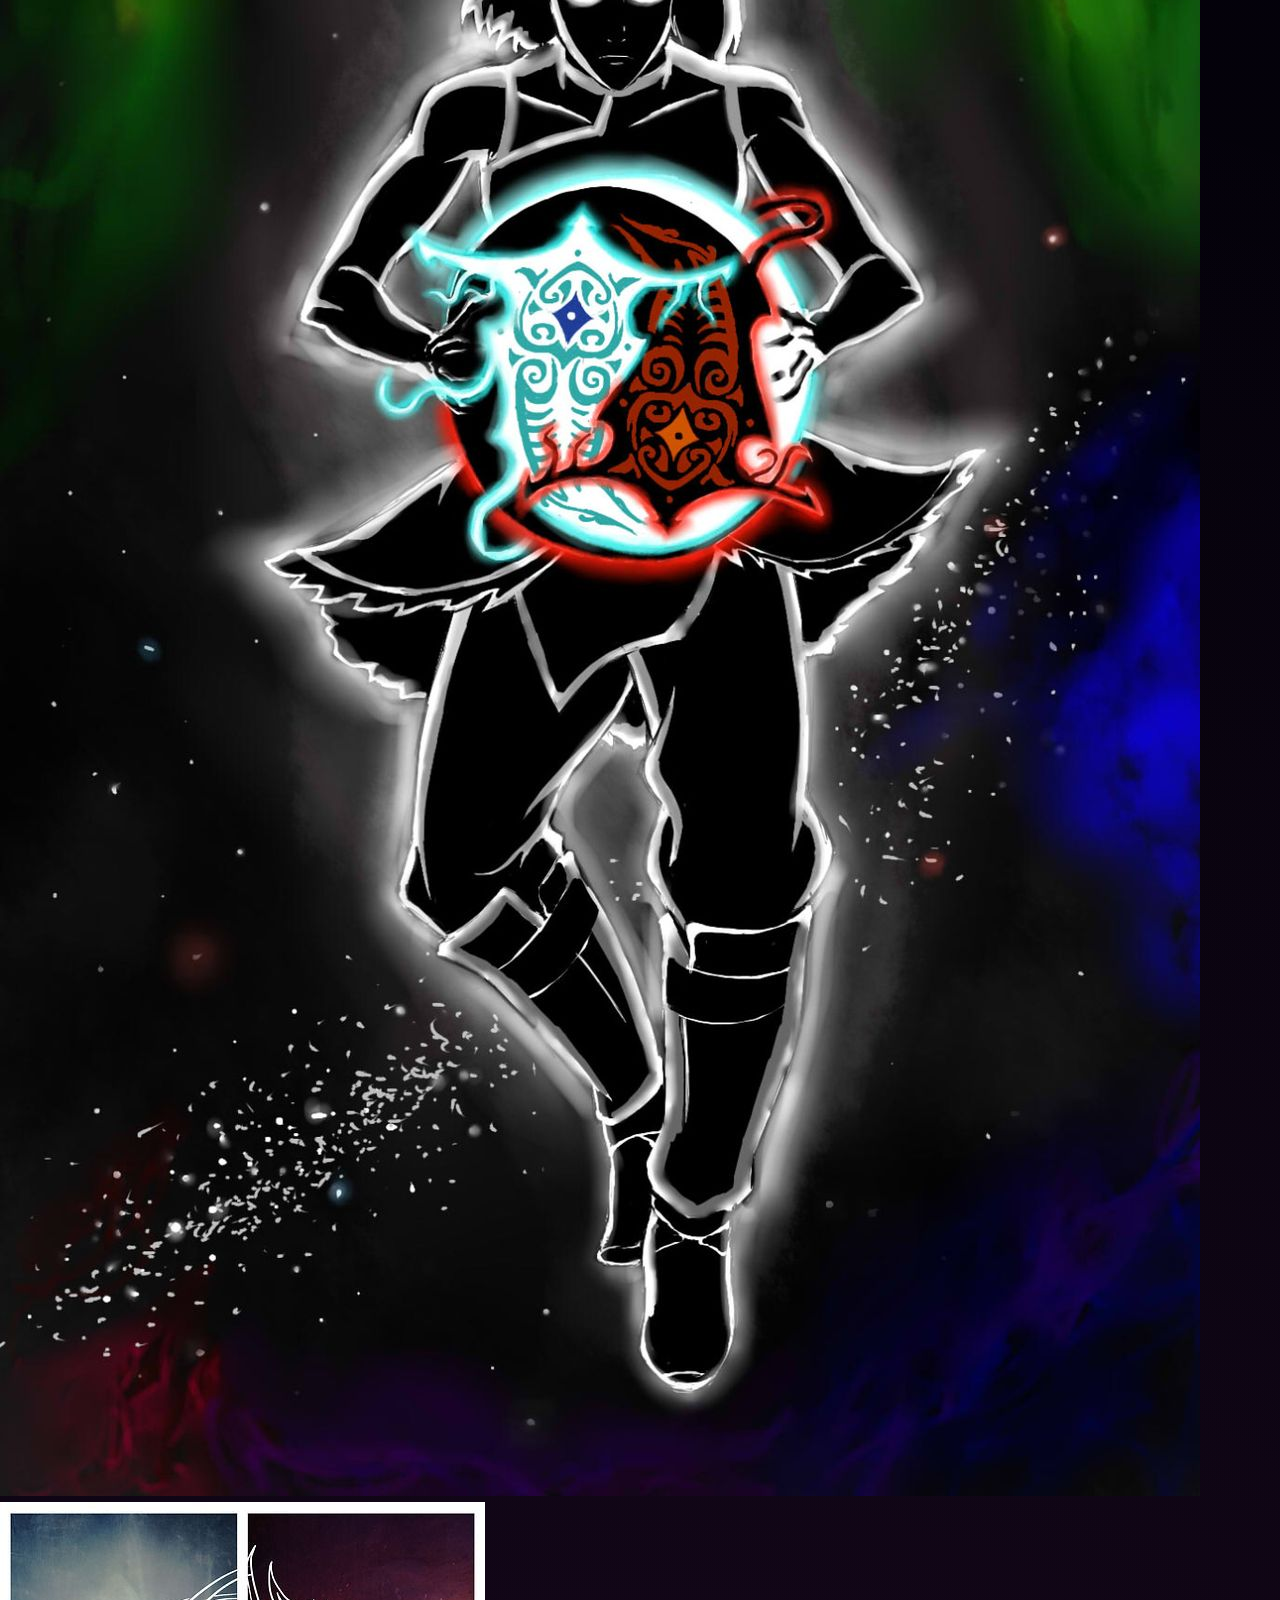
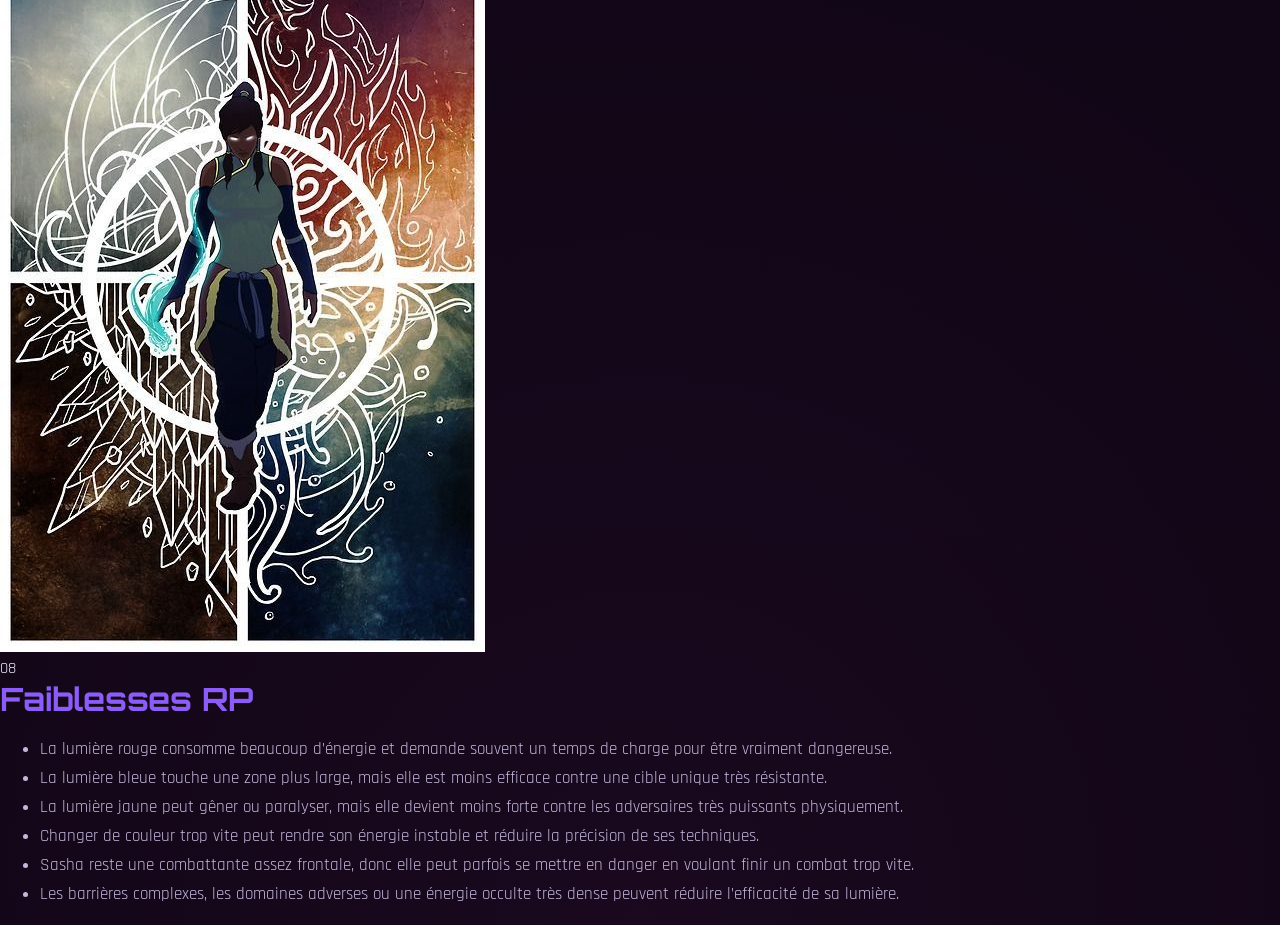
<file: pouvoirs.html>
<!DOCTYPE html>
<html lang="fr">
<head>
<meta charset="UTF-8" />
<meta name="viewport" content="width=device-width, initial-scale=1.0" />
<link rel="stylesheet" href="assets/css/style.css" />
<script defer src="assets/js/main.js"></script>
<title>Pouvoirs — Sasha Solsa</title>
</head>

<body data-page="pouvoirs">
  <div class="light-orbs"></div>
  <div class="water-grid"></div>
  <div class="cursor-aura"></div>

  <header class="site-header">
    <a class="brand" href="index.html"><span class="brand-mark">✦</span><span>Sasha Solsa</span></a>
    <button class="menu-btn" aria-label="Ouvrir le menu">☰</button>

    <nav class="nav">
      <a href="index.html">Accueil</a>
      <a href="profil.html">Profil</a>
      <a href="pouvoirs.html">Pouvoirs</a>
      <a href="histoire.html">Histoire</a>
      <a href="relations.html">Relations</a>
      <a href="notes-rp.html">Notes RP</a>
    </nav>
  </header>

  <main class="container page-enter">
    <section class="page-title">
      <p class="eyebrow">Énergie occulte</p>
      <h1>Pouvoirs</h1>
      <p>
        Le pouvoir de Sasha repose sur une lumière occulte capable de changer de couleur selon la situation.
        Chaque couleur possède un rôle précis, ce qui lui permet de s’adapter à plusieurs types de combat.
      </p>
    </section>

    <section class="power-banner reveal">
      <img src="assets/image/sasha-combat-lumiere.png" alt="Sasha utilisant sa lumière">

      <div>
        <p class="eyebrow">Sort occulte</p>
        <h2>Lumière Occulte</h2>

        <p>
          Le sort occulte de Sasha se nomme <strong>Lumière Occulte</strong>. Il lui permet de condenser son énergie
          sous forme de lumière pure, qu’elle peut ensuite modifier selon la couleur qu’elle utilise. Cette lumière
          n’est pas seulement faite pour éclairer ou éblouir, elle sert surtout d’arme, de défense, et parfois même
          de moyen pour restreindre les mouvements de ses adversaires.
        </p>

        <p>
          Sasha peut utiliser trois couleurs principales : le rouge, le bleu et le jaune. Chacune d’elle possède
          une spécialité différente. Le rouge sert à frapper fort, le bleu sert à toucher une zone et éblouir, tandis
          que le jaune sert à ralentir ou paralyser. C’est ce changement de couleur qui rend son sort difficile à lire,
          car l’adversaire doit comprendre rapidement quel type d’attaque arrive.
        </p>
      </div>
    </section>

    <section class="timeline">
      <article class="step reveal">
        <span>01</span>
        <h2>Fonctionnement général</h2>

        <p>
          La lumière de Sasha fonctionne comme une extension directe de son énergie occulte. Elle peut la concentrer
          dans ses mains, ses jambes, autour de son corps ou même la projeter à distance. Selon sa volonté, cette
          lumière change de couleur, de densité et de comportement.
        </p>

        <p>
          Elle peut passer d’une couleur à l’autre, mais ce n’est pas quelque chose qu’elle peut faire n’importe comment.
          Changer trop rapidement de couleur demande beaucoup de concentration, et si Sasha force trop son énergie,
          ses attaques deviennent moins précises. Elle doit donc choisir la bonne couleur au bon moment, sinon elle peut
          perdre l’avantage en combat.
        </p>
      </article>

      <article class="step reveal">
        <span>02</span>
        <h2>Lumière rouge — Puissance brute</h2>

        <p>
          La lumière rouge est la forme la plus violente de son sort. Quand Sasha l’utilise, son énergie devient dense,
          lourde et beaucoup plus destructive. Les attaques rouges ne sont pas forcément les plus rapides, mais elles
          frappent très fort et peuvent faire de gros dégats lorsqu’elles touchent.
        </p>

        <p>
          Cette lumière est surtout utilisée pour briser une défense, repousser un adversaire trop solide ou forcer un
          fléau à reculer. Sasha peut concentrer la lumière rouge dans ses poings ou ses jambes avant de frapper, ou la
          relâcher sous forme d’explosion lumineuse à courte ou moyenne distance.
        </p>

        <p>
          Plus elle charge l’attaque longtemps, plus l’impact devient puissant. En échange, la technique devient plus
          prévisible et consomme beaucoup d’énergie.
        </p>
      </article>

      <article class="step reveal step-with-image">
        <span>03</span>

        <div>
          <h2>Lumière bleue — Zone et éblouissement</h2>

          <p>
            La lumière bleue est plus fluide et plus large. Elle sert moins à frapper une seule cible qu’à contrôler
            un espace autour de Sasha. Elle peut la relâcher sous forme d’ondes lumineuses, d’éclats ou de cercles qui
            se répandent sur une zone.
          </p>

          <p>
            Les dégâts sont moins concentrés que ceux de la lumière rouge, mais la lumière bleue peut toucher plusieurs
            adversaires en même temps. Elle possède aussi un effet d’éblouissement : les personnes prises dedans peuvent
            avoir du mal à viser, à suivre les mouvements de Sasha ou à garder leur concentration.
          </p>

          <p>
            Ce n’est pas une paralysie, mais cela peut créer une ouverture suffisante pour prendre l’avantage.
          </p>

                  <p>
          Au maximum de sa forme Sasha peut maintenant ce sort environ 10 tours.
        </p>
        </div>

        <img src="assets/image/sasha-you-cant-win.gif" alt="Sasha déployant son énergie">
      </article>

      <article class="step reveal">
        <span>04</span>
        <h2>Lumière jaune — Restriction</h2>

        <p>
          La lumière jaune est la moins destructive des trois, mais elle est souvent la plus gênante. Sasha l’utilise
          pour ralentir les mouvements de ses adversaires, limiter leurs déplacements ou les forcer à rester dans une
          position désavantageuse.
        </p>

        <p>
          Cette lumière peut prendre la forme de liens lumineux, de marques au sol ou de cercles qui s’accrochent aux
          jambes, aux bras ou au corps de la cible. Sur une personne faible, déjà blessée ou surprise, elle peut provoquer
          une paralysie temporaire.
        </p>

        <p>
          Sur un adversaire plus puissant, elle ne bloque pas totalement, mais elle gêne assez pour casser un enchaînement,
          ralentir une attaque ou empêcher une fuite.
        </p>

        <p>
          Au maximum de sa forme Sasha peut maintenant ce sort environ 4 tours.
        </p>
      </article>

      <article class="step reveal step-with-image">
        <span>05</span>

        <div>
          <h2>Garde lumineuse</h2>

          <p>
            Sasha peut concentrer sa lumière autour de son corps afin de se protéger. Cette garde change elle aussi
            d’effet selon la couleur utilisée. En rouge, elle absorbe moins bien mais permet de relâcher une contre-attaque
            violente. En bleu, elle protège sur une zone plus large. En jaune, elle peut ralentir l’ennemi qui tente de
            passer trop près.
          </p>

          <p>
            Ce n’est pas une défense parfaite. Face à une attaque très puissante, Sasha peut quand même être projetée
            ou blessée, mais cette technique lui permet souvent de tenir quelques secondes de plus.
          </p>
        </div>

        <img src="assets/image/sasha-defense.gif" alt="Sasha en défense">
      </article>

      <article class="step reveal">
        <span>06</span>
        <h2>Combinaisons de couleurs</h2>

        <p>
          Avec une bonne concentration, Sasha peut enchaîner plusieurs couleurs dans un même combat. Par exemple, elle
          peut utiliser la lumière jaune pour restreindre un adversaire, puis enchaîner avec une attaque rouge pour
          frapper lourdement. Elle peut aussi utiliser la lumière bleue pour éblouir une zone avant de se déplacer plus
          vite et prendre un meilleur angle d’attaque.
        </p>

        <p>
          Cependant, mélanger les couleurs demande beaucoup de précision. Si elle enchaîne trop vite ou si elle est
          déconcentrée, ses couleurs peuvent devenir instables et perdre en efficacité.
        </p>
      </article>

<article class="step reveal domain-step">
  <span>07</span>

  <div>
    <h2>Extension du territoire — Sanctuaire du Soleil Bleu</h2>

    <p>
      L’extension du territoire de Sasha crée une dimension baignée dans une lumière bleue et blanche presque irréelle.
      À l’intérieur, le sol, le ciel et l’air semblent traversés par des courants lumineux qui ne laissent aucun coin
      réellement sombre. C’est un espace froid, calme, mais étouffant, comme si toute la dimension avait été pensée pour
      exposer ce qui tente de se cacher.
    </p>

    <p>
      Le concept du domaine est simple : toute personne présente dans la dimension, à l’exception de Sasha et des
      personnes qu’elle choisit de protéger, finit progressivement aveuglée par la lumière. Plus la cible reste longtemps
      dans le domaine, plus sa vision devient instable, brouillée, puis presque inutilisable.
    </p>

    <p>
      L’effet garanti du domaine n’est donc pas une attaque directe, mais une saturation lumineuse constante. Les ennemis
      voient leurs repères disparaître, leurs mouvements deviennent moins précis et leur capacité à suivre Sasha baisse
      rapidement. Même si la cible n’est pas totalement immobilisée, elle se retrouve forcée de combattre dans un monde
      où ses yeux ne peuvent plus vraiment lui faire confiance.
    </p>

    <p>
      Sasha, elle, reste parfaitement capable de voir dans son propre domaine. Elle peut aussi décider que certaines
      personnes ne soient pas affectées, ce qui lui permet de protéger des alliés ou de choisir qui peut encore distinguer
      la réalité au milieu de cette lumière.
    </p>
  </div>

  <div class="domain-gallery">
    <img src="assets/image/sasha-domaine-1.png" alt="Extension du territoire de Sasha">
    <img src="assets/image/sasha-domaine-2.png" alt="Sanctuaire du Soleil Bleu">
  </div>
</article>

      <article class="step reveal">
        <span>08</span>
        <h2>Faiblesses RP</h2>

        <ul>
          <li>La lumière rouge consomme beaucoup d’énergie et demande souvent un temps de charge pour être vraiment dangereuse.</li>
          <li>La lumière bleue touche une zone plus large, mais elle est moins efficace contre une cible unique très résistante.</li>
          <li>La lumière jaune peut gêner ou paralyser, mais elle devient moins forte contre les adversaires très puissants physiquement.</li>
          <li>Changer de couleur trop vite peut rendre son énergie instable et réduire la précision de ses techniques.</li>
          <li>Sasha reste une combattante assez frontale, donc elle peut parfois se mettre en danger en voulant finir un combat trop vite.</li>
          <li>Les barrières complexes, les domaines adverses ou une énergie occulte très dense peuvent réduire l’efficacité de sa lumière.</li>
        </ul>
      </article>
    </section>
  </main>
</body>
</html>
</file>
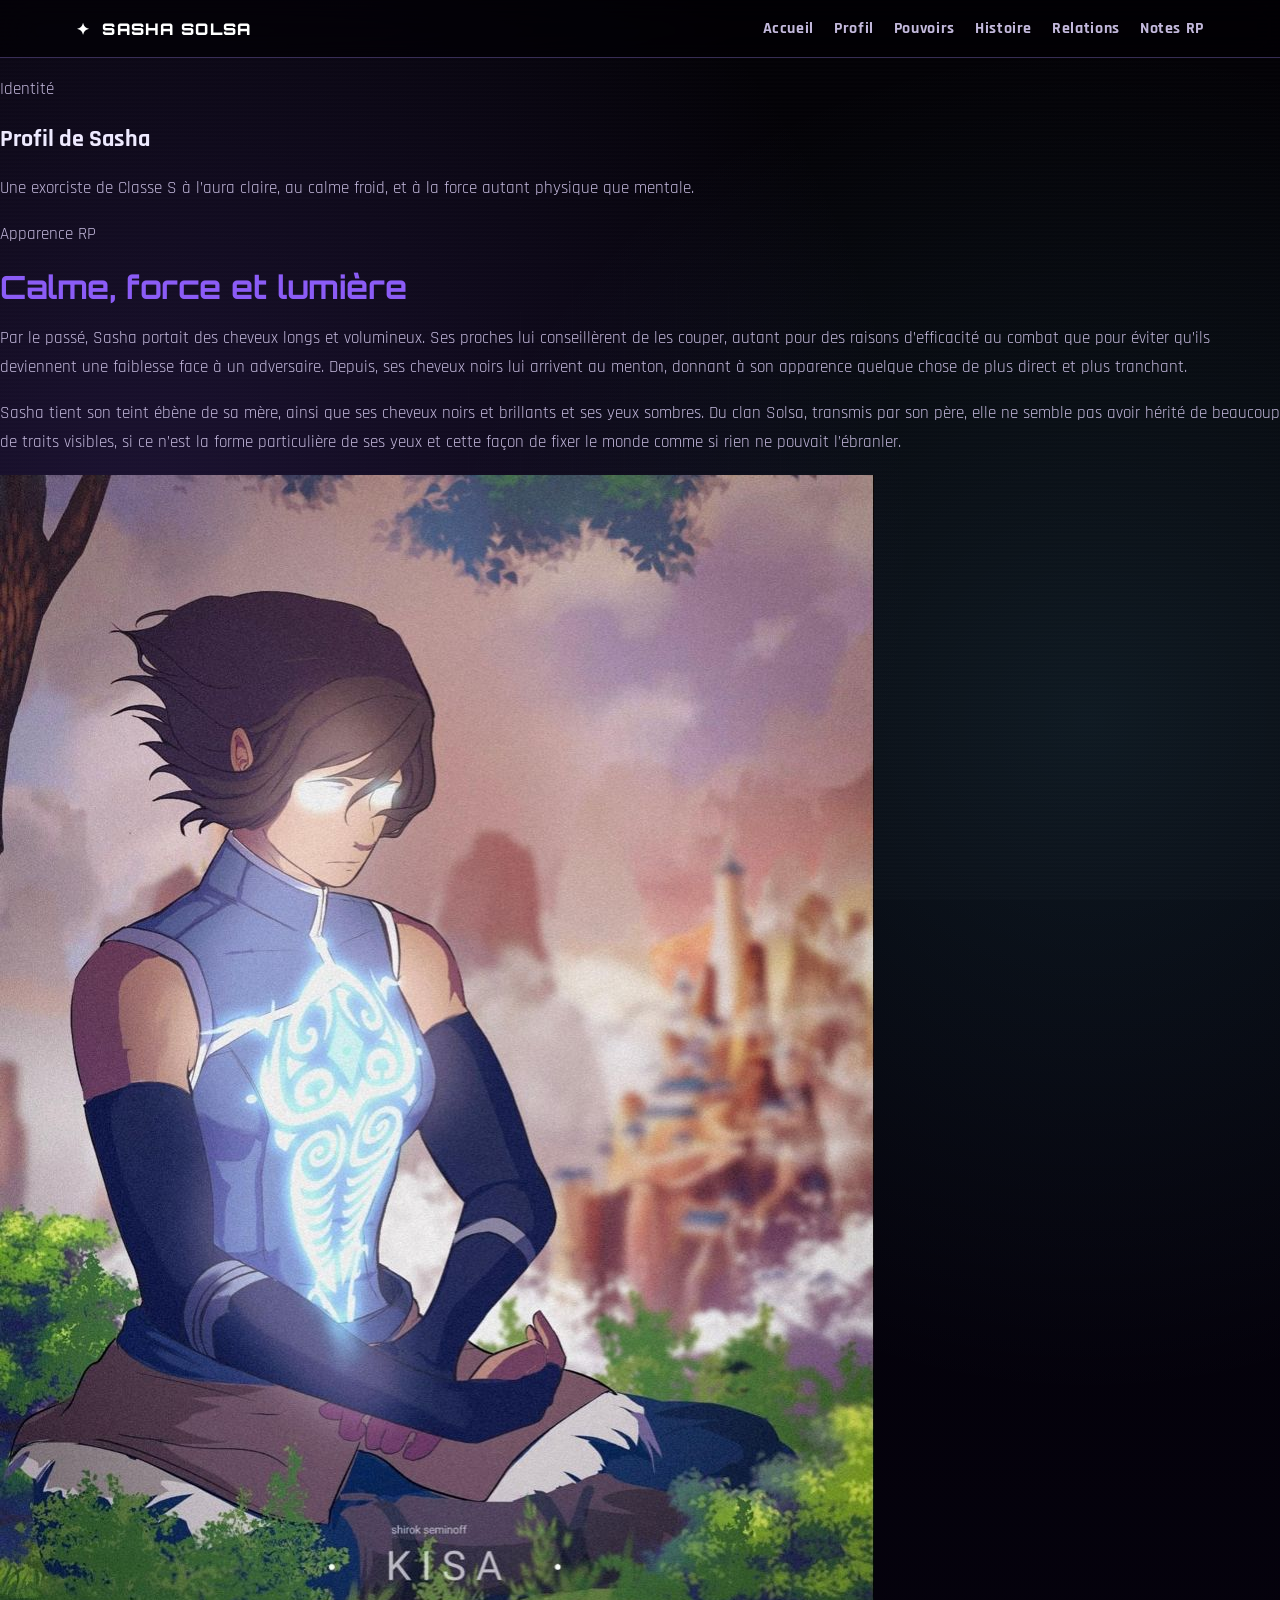
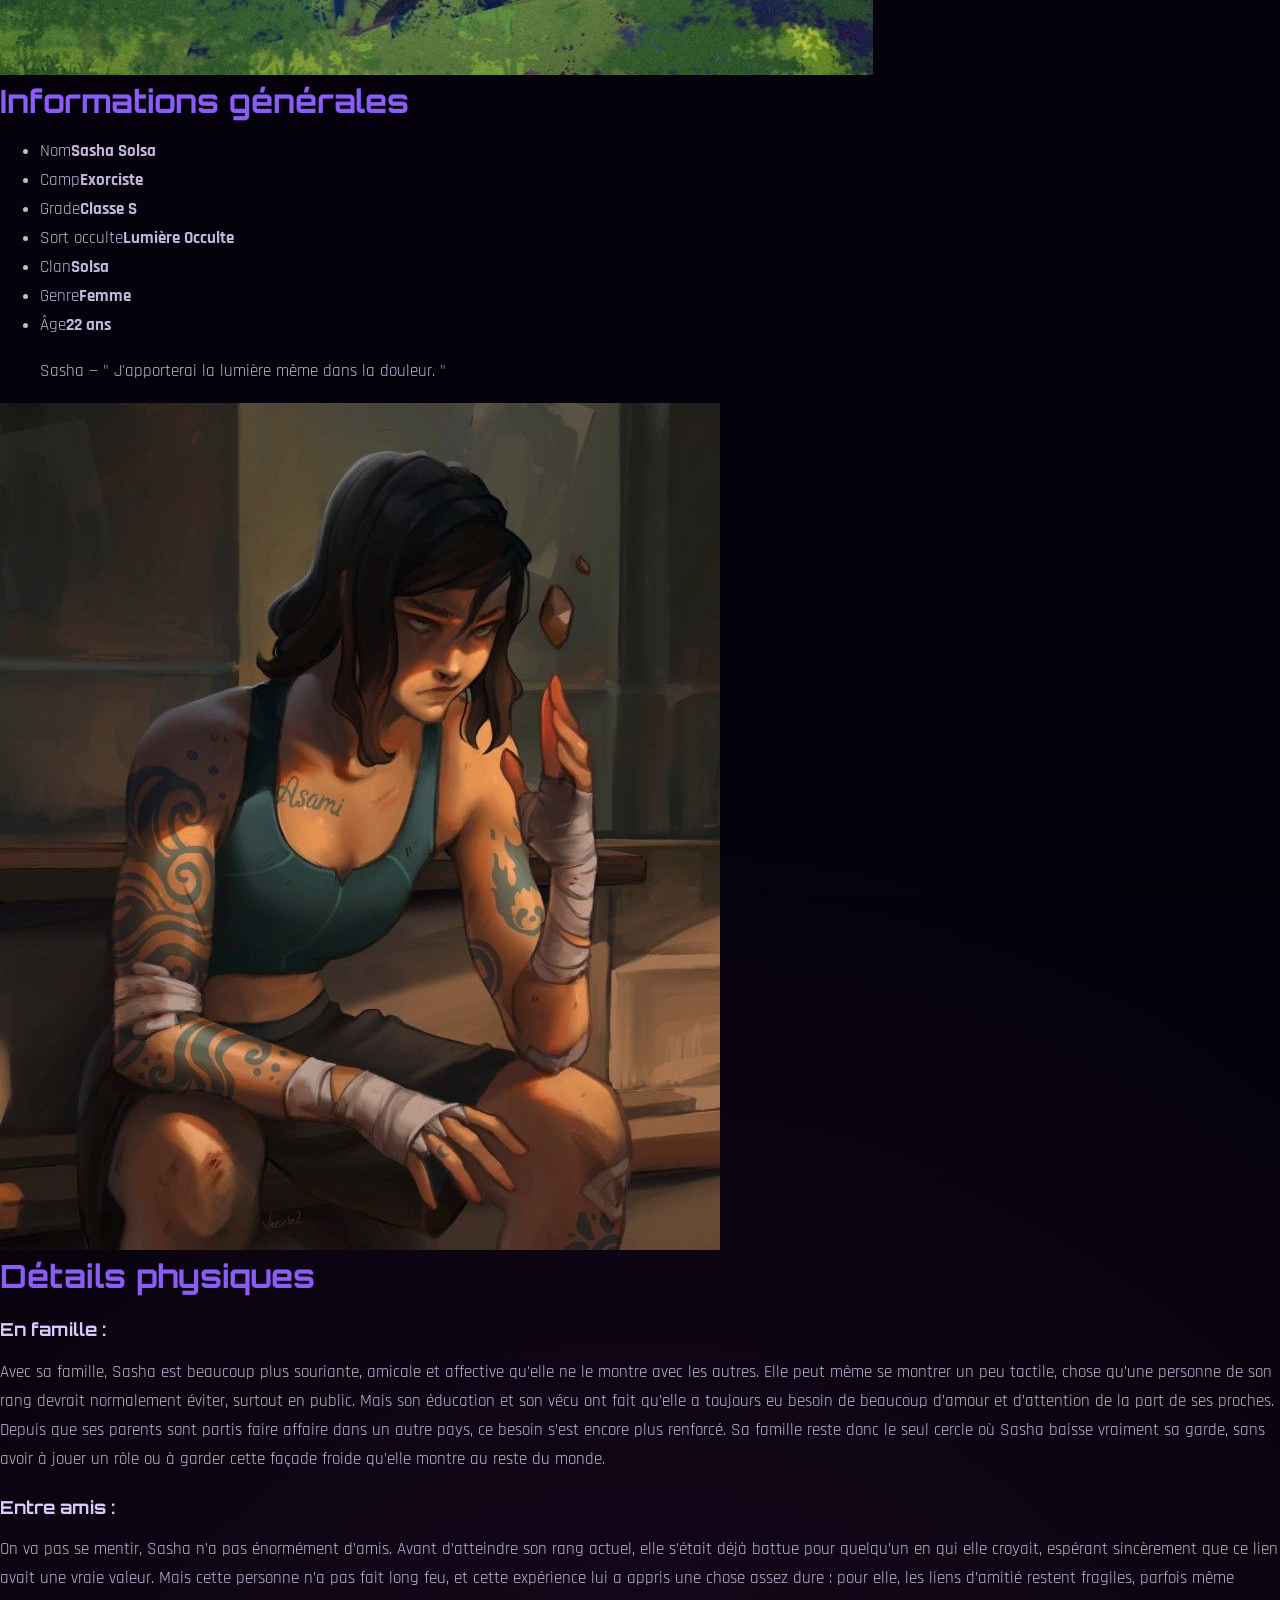
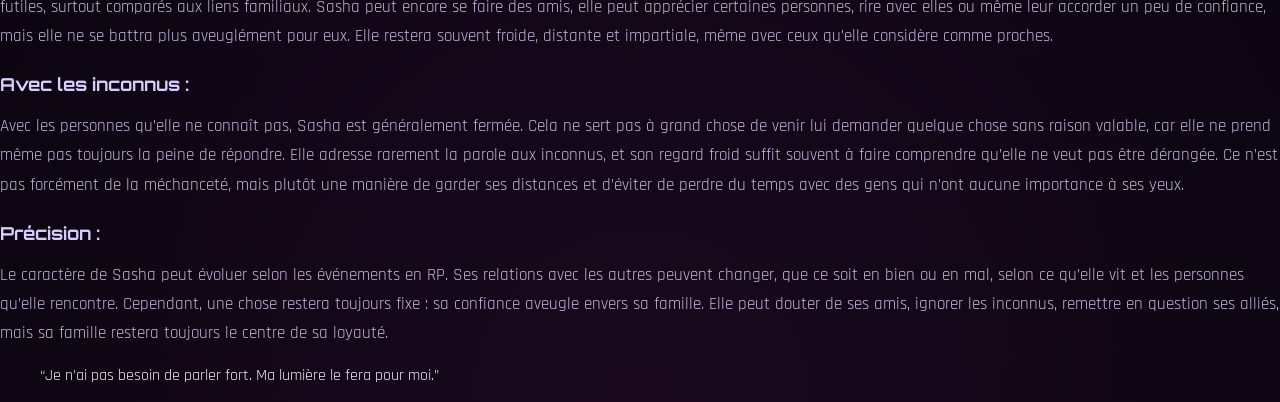
<file: profil.html>
<!DOCTYPE html>
<html lang="fr">
<head>
<meta charset="UTF-8" />
<meta name="viewport" content="width=device-width, initial-scale=1.0" />
<link rel="stylesheet" href="assets/css/style.css" />
<script defer src="assets/js/main.js"></script>
<title>Profil — Sasha Solsa</title>
</head>
<body data-page="profil">
  <div class="light-orbs"></div>
  <div class="water-grid"></div>
  <div class="cursor-aura"></div>
  <header class="site-header">
  <a class="brand" href="index.html"><span class="brand-mark">✦</span><span>Sasha Solsa</span></a>
  <button class="menu-btn" aria-label="Ouvrir le menu">☰</button>
  <nav class="nav">
    <a href="index.html">Accueil</a>
    <a href="profil.html">Profil</a>
    <a href="pouvoirs.html">Pouvoirs</a>
    <a href="histoire.html">Histoire</a>
    <a href="relations.html">Relations</a>
    <a href="notes-rp.html">Notes RP</a>
  </nav>
</header>
  <main class="container page-enter">
  <section class="page-title">
    <p class="eyebrow">Identité</p>
    <h1>Profil de Sasha</h1>
    <p>Une exorciste de Classe S à l’aura claire, au calme froid, et à la force autant physique que mentale.</p>
  </section>

  <section class="profile-showcase reveal">
    <div>
      <p class="eyebrow">Apparence RP</p>
      <h2>Calme, force et lumière</h2>
    <p>
      Par le passé, Sasha portait des cheveux longs et volumineux. Ses proches lui conseillèrent de les couper,
      autant pour des raisons d’efficacité au combat que pour éviter qu’ils deviennent une faiblesse face à un adversaire.
      Depuis, ses cheveux noirs lui arrivent au menton, donnant à son apparence quelque chose de plus direct et plus tranchant.
    </p>
    <p>
      Sasha tient son teint ébène de sa mère, ainsi que ses cheveux noirs et brillants et ses yeux sombres.
      Du clan Solsa, transmis par son père, elle ne semble pas avoir hérité de beaucoup de traits visibles,
      si ce n’est la forme particulière de ses yeux et cette façon de fixer le monde comme si rien ne pouvait l’ébranler.
    </p>
    </div>
    <img src="assets/image/sasha-meditation.png" alt="Sasha Solsa">
  </section>

  <section class="grid two">
    <article class="panel reveal">
      <h2>Informations générales</h2>
      <ul class="data-list">
        <li><span>Nom</span><strong>Sasha Solsa</strong></li>
        <li><span>Camp</span><strong>Exorciste</strong></li>
        <li><span>Grade</span><strong>Classe S</strong></li>
        <li><span>Sort occulte</span><strong>Lumière Occulte</strong></li>
        <li><span>Clan</span><strong>Solsa</strong></li>
        <li><span>Genre</span><strong>Femme</strong></li>
        <li><span>Âge</span><strong>22 ans</strong></li>
        <p> Sasha — " J'apporterai la lumière même dans la douleur. "
      </p>
      </ul>
    </article>

    <article class="panel image-panel reveal">
      <img src="assets/image/sasha-blessee.png" alt="Sasha après un combat">
    </article>
  </section>

  <section class="panel reveal">
    <h2>Détails physiques</h2>
    <h3>En famille :</h3>
    <p>
Avec sa famille, Sasha est beaucoup plus souriante, amicale et affective qu’elle ne le montre avec les autres. Elle peut même se montrer un peu tactile, chose qu’une personne de son rang devrait normalement éviter, surtout en public. Mais son éducation et son vécu ont fait qu’elle a toujours eu besoin de beaucoup d’amour et d’attention de la part de ses proches. Depuis que ses parents sont partis faire affaire dans un autre pays, ce besoin s’est encore plus renforcé. Sa famille reste donc le seul cercle où Sasha baisse vraiment sa garde, sans avoir à jouer un rôle ou à garder cette façade froide qu’elle montre au reste du monde.
    </p>
    <h3>Entre amis :</h3>
    <p>
      On va pas se mentir, Sasha n’a pas énormément d’amis. Avant d’atteindre son rang actuel, elle s’était déjà battue pour quelqu’un en qui elle croyait, espérant sincèrement que ce lien avait une vraie valeur. Mais cette personne n’a pas fait long feu, et cette expérience lui a appris une chose assez dure : pour elle, les liens d’amitié restent fragiles, parfois même futiles, surtout comparés aux liens familiaux. Sasha peut encore se faire des amis, elle peut apprécier certaines personnes, rire avec elles ou même leur accorder un peu de confiance, mais elle ne se battra plus aveuglément pour eux. Elle restera souvent froide, distante et impartiale, même avec ceux qu’elle considère comme proches.
    </p>
        <h3>Avec les inconnus :</h3>
    <p>
      Avec les personnes qu’elle ne connaît pas, Sasha est généralement fermée. Cela ne sert pas à grand chose de venir lui demander quelque chose sans raison valable, car elle ne prend même pas toujours la peine de répondre. Elle adresse rarement la parole aux inconnus, et son regard froid suffit souvent à faire comprendre qu’elle ne veut pas être dérangée. Ce n’est pas forcément de la méchanceté, mais plutôt une manière de garder ses distances et d’éviter de perdre du temps avec des gens qui n’ont aucune importance à ses yeux.
    </p>
        <h3>Précision :</h3>
    <p>
      Le caractère de Sasha peut évoluer selon les événements en RP. Ses relations avec les autres peuvent changer, que ce soit en bien ou en mal, selon ce qu’elle vit et les personnes qu’elle rencontre. Cependant, une chose restera toujours fixe : sa confiance aveugle envers sa famille. Elle peut douter de ses amis, ignorer les inconnus, remettre en question ses alliés, mais sa famille restera toujours le centre de sa loyauté.
    </p>
  </section>

  <section class="quote-box reveal">
    <blockquote>“Je n’ai pas besoin de parler fort. Ma lumière le fera pour moi.”</blockquote>
  </section>
</main>

</body>
</html>
</file>
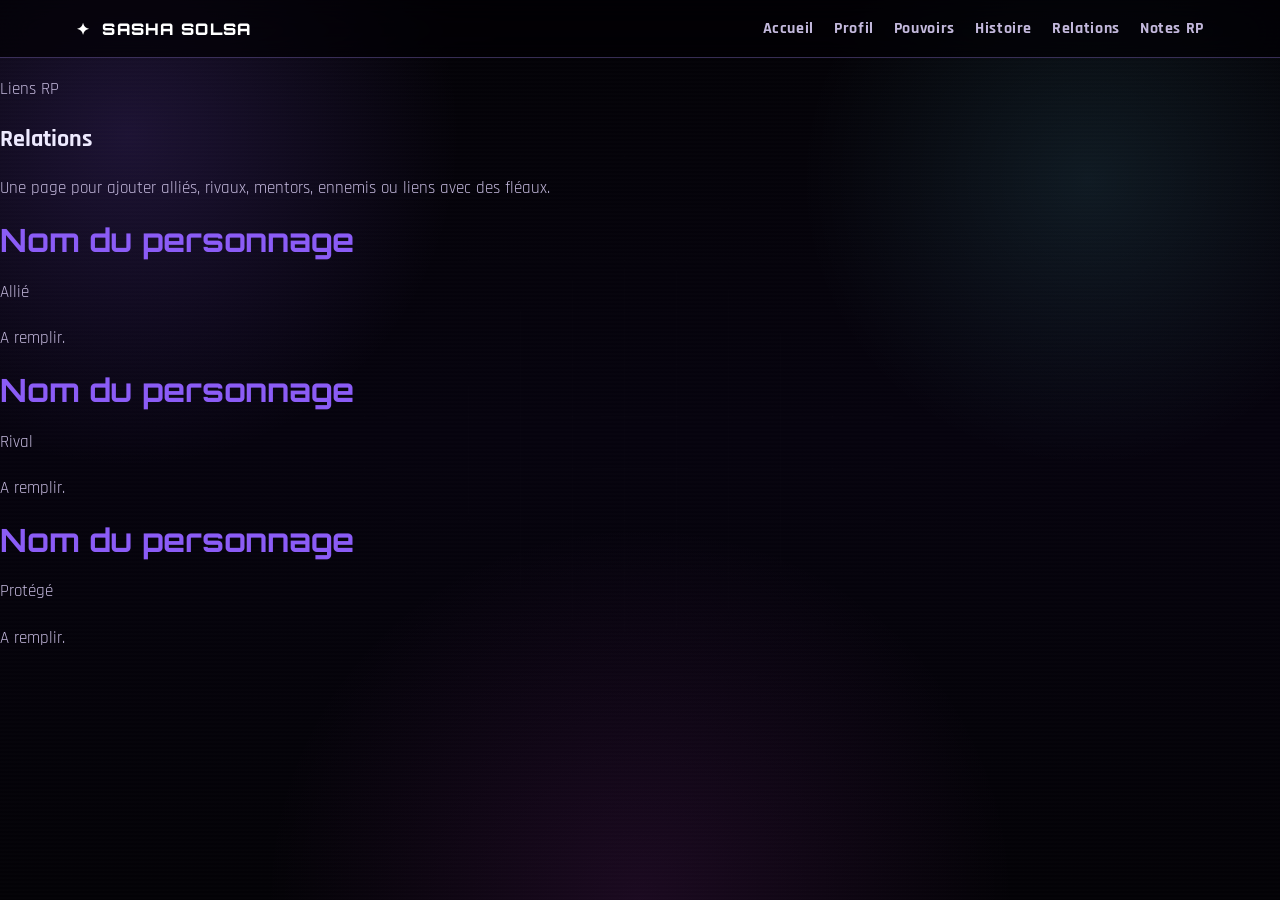
<file: relations.html>
<!DOCTYPE html>
<html lang="fr">
<head>
<meta charset="UTF-8" />
<meta name="viewport" content="width=device-width, initial-scale=1.0" />
<link rel="stylesheet" href="assets/css/style.css" />
<script defer src="assets/js/main.js"></script>
<title>Relations — Sasha Solsa</title>
</head>
<body data-page="relations">
  <div class="light-orbs"></div>
  <div class="water-grid"></div>
  <div class="cursor-aura"></div>
  <header class="site-header">
  <a class="brand" href="index.html"><span class="brand-mark">✦</span><span>Sasha Solsa</span></a>
  <button class="menu-btn" aria-label="Ouvrir le menu">☰</button>
  <nav class="nav">
    <a href="index.html">Accueil</a>
    <a href="profil.html">Profil</a>
    <a href="pouvoirs.html">Pouvoirs</a>
    <a href="histoire.html">Histoire</a>
    <a href="relations.html">Relations</a>
    <a href="notes-rp.html">Notes RP</a>
  </nav>
</header>
  <main class="container page-enter">
  <section class="page-title">
    <p class="eyebrow">Liens RP</p>
    <h1>Relations</h1>
    <p>Une page pour ajouter alliés, rivaux, mentors, ennemis ou liens avec des fléaux.</p>
  </section>

  <section class="cards-grid">
    <article class="relation-card reveal"><h2>Nom du personnage</h2><p class="tag">Allié</p><p>A remplir.</p></article>
    <article class="relation-card reveal"><h2>Nom du personnage</h2><p class="tag">Rival</p><p>A remplir.</p></article>
    <article class="relation-card reveal"><h2>Nom du personnage</h2><p class="tag">Protégé</p><p>A remplir.</p></article>
  </section>
</main>

</body>
</html>
</file>
<file: assets/css/style.css>
@import url('https://fonts.googleapis.com/css2?family=Orbitron:wght@500;700;900&family=Rajdhani:wght@400;500;600;700&display=swap');
:root{--bg:#020105;--panel:rgba(8,6,18,.82);--text:#eeeaff;--muted:#c3b8dc;--purple:#8b5cf6;--violet:#5f2eea;--cyan:#6ee7ff;--pink:#d946ef;--line:rgba(168,139,250,.32);--white-line:rgba(255,255,255,.28);--shadow:0 0 28px rgba(139,92,246,.22),0 0 80px rgba(83,42,209,.15)}*{box-sizing:border-box}html{scroll-behavior:smooth}body{margin:0;min-height:100vh;color:var(--text);font-family:Rajdhani,system-ui,sans-serif;background:radial-gradient(circle at 10% 15%,rgba(139,92,246,.18),transparent 24%),radial-gradient(circle at 85% 20%,rgba(110,231,255,.10),transparent 22%),radial-gradient(circle at 50% 100%,rgba(217,70,239,.11),transparent 34%),linear-gradient(180deg,#020105,#05020d 48%,#020105);overflow-x:hidden}body:before{content:"";position:fixed;inset:0;z-index:0;pointer-events:none;opacity:.18;background-image:linear-gradient(rgba(255,255,255,.07) 1px,transparent 1px),linear-gradient(90deg,rgba(255,255,255,.06) 1px,transparent 1px);background-size:52px 52px;mask-image:radial-gradient(circle at center,black,transparent 78%)}body:after{content:"";position:fixed;inset:0;z-index:1;pointer-events:none;background:linear-gradient(transparent 0%,rgba(255,255,255,.035) 50%,transparent 100%);background-size:100% 4px;mix-blend-mode:screen;opacity:.35}.animated-bg{position:fixed;inset:0;z-index:0;overflow:hidden;pointer-events:none}.gate{position:absolute;width:460px;height:460px;border-radius:50%;border:2px solid rgba(139,92,246,.32);box-shadow:inset 0 0 40px rgba(139,92,246,.24),0 0 70px rgba(139,92,246,.18);animation:rotateGate 18s linear infinite}.gate:before,.gate:after{content:"";position:absolute;inset:56px;border-radius:50%;border:1px dashed rgba(110,231,255,.34)}.gate:after{inset:116px;border-style:solid;border-color:rgba(217,70,239,.24)}.gate-one{top:90px;right:-180px}.gate-two{bottom:-220px;left:-170px;animation-direction:reverse;opacity:.55}.mana-stream{position:absolute;width:2px;height:60vh;background:linear-gradient(transparent,rgba(139,92,246,.8),rgba(110,231,255,.9),transparent);animation:manaFall 7s linear infinite}.stream-one{left:16%;animation-delay:0s}.stream-two{left:58%;animation-delay:2s}.stream-three{left:82%;animation-delay:4s}@keyframes rotateGate{to{transform:rotate(360deg)}}@keyframes manaFall{0%{transform:translateY(-70vh);opacity:0}18%,82%{opacity:1}100%{transform:translateY(120vh);opacity:0}}.cursor-glow{position:fixed;width:320px;height:320px;z-index:2;left:50%;top:50%;border-radius:50%;transform:translate(-50%,-50%);pointer-events:none;background:radial-gradient(circle,rgba(139,92,246,.24),rgba(110,231,255,.10),transparent 65%)}.site-header,main,.footer{position:relative;z-index:5}.site-header{position:sticky;top:0;z-index:30;display:flex;justify-content:space-between;align-items:center;padding:18px clamp(20px,6vw,76px);border-bottom:1px solid var(--line);background:rgba(2,1,5,.72);backdrop-filter:blur(18px)}.brand{display:inline-flex;align-items:center;gap:12px;color:#fff;text-decoration:none;font-family:Orbitron,sans-serif;font-weight:900;letter-spacing:.08em;text-transform:uppercase}.brand-icon{color:var(--cyan);text-shadow:0 0 16px var(--cyan)}.nav{display:flex;gap:20px}.nav a{color:var(--muted);text-decoration:none;font-weight:700;letter-spacing:.04em;transition:color .22s ease,text-shadow .22s ease}.nav a:hover{color:#fff;text-shadow:0 0 14px rgba(139,92,246,.85)}.menu-btn{display:none;color:white;background:rgba(139,92,246,.12);border:1px solid var(--line);border-radius:10px;padding:9px 12px}.sheet-section,.sheet-layout,.footer{width:min(1180px,calc(100% - 34px));margin:0 auto}.hero{min-height:390px;padding:76px 0 42px;display:grid;grid-template-columns:minmax(0,1fr) 420px;align-items:center;gap:32px;border-bottom:1px solid var(--white-line)}.server-label{margin:0 0 18px;color:var(--purple);text-transform:uppercase;letter-spacing:.36em;font-family:Orbitron,sans-serif;font-weight:900}.hero h1{margin:0;font-family:Orbitron,sans-serif;font-size:clamp(3rem,8vw,6.4rem);line-height:.92;letter-spacing:.08em;color:#fff;text-shadow:0 0 18px rgba(139,92,246,.85),0 0 48px rgba(110,231,255,.28)}.role-line{margin:18px 0 0;color:var(--cyan);font-size:1.25rem;font-weight:700;letter-spacing:.08em}.quote-card{position:relative;min-height:170px;padding:28px;border:1px solid var(--line);background:linear-gradient(135deg,rgba(139,92,246,.10),rgba(110,231,255,.06));box-shadow:var(--shadow);display:grid;place-items:center;text-align:center;overflow:hidden}.quote-card:before{content:"";position:absolute;inset:-40%;background:conic-gradient(from 0deg,transparent,rgba(139,92,246,.24),transparent,rgba(110,231,255,.16),transparent);animation:rotateGate 12s linear infinite}.quote-card p,.quote-card span{position:relative;z-index:1}.quote-card p{margin:0;color:#fff;font-size:clamp(1.3rem,3vw,2rem);font-weight:700;font-style:italic}.quote-card span{color:var(--purple);font-size:2rem}.sheet-layout{display:grid;grid-template-columns:minmax(0,1fr) 340px;gap:28px;padding:34px 0 70px;align-items:start}.main-column{display:grid;gap:28px}.content-block,.side-card,.wide-art,.rank-card{border:1px solid var(--line);background:linear-gradient(180deg,rgba(12,8,25,.82),rgba(4,3,10,.88));box-shadow:var(--shadow);backdrop-filter:blur(16px)}.content-block{padding:clamp(22px,4vw,34px)}.section-heading{display:flex;align-items:center;gap:18px;margin-bottom:26px;padding-bottom:18px;border-bottom:1px solid var(--white-line)}.section-heading span{color:var(--cyan);font-family:Orbitron,sans-serif;font-weight:900;text-shadow:0 0 14px rgba(110,231,255,.75)}h2,h3{margin:0;font-family:Orbitron,sans-serif;color:var(--purple);font-weight:700}h2{font-size:clamp(1.45rem,3vw,2rem)}h3{margin-top:22px;margin-bottom:10px;color:#d8ccff;font-size:1.12rem}p,li{color:var(--muted);font-size:1.08rem;line-height:1.68}.wide-art{position:relative;min-height:330px;overflow:hidden}.wide-art img{width:100%;height:380px;display:block;object-fit:cover;object-position:center;opacity:.86;transition:transform .8s ease,opacity .8s ease}.wide-art:hover img{transform:scale(1.05);opacity:1}.art-overlay{position:absolute;left:24px;bottom:24px;padding:18px 22px;border:1px solid rgba(255,255,255,.25);background:rgba(2,1,5,.70);backdrop-filter:blur(12px)}.art-overlay span{display:block;color:var(--cyan);font-family:Orbitron,sans-serif;font-size:.85rem;text-transform:uppercase;letter-spacing:.18em}.art-overlay strong{display:block;margin-top:6px;font-family:Orbitron,sans-serif;font-size:1.5rem}.side-card{position:sticky;top:96px}.portrait-frame{border-bottom:1px solid var(--line)}.nameplate{padding:11px 14px;text-align:center;color:var(--purple);font-family:Orbitron,sans-serif;font-weight:900;border-bottom:1px solid var(--line);text-shadow:0 0 10px rgba(139,92,246,.7)}.portrait-frame img{width:100%;min-height:420px;display:block;object-fit:cover;object-position:center}.info-table h2{padding:12px 14px;text-align:center;border-bottom:1px solid var(--line);font-size:1rem;background:rgba(139,92,246,.08)}.info-table div{display:grid;grid-template-columns:120px minmax(0,1fr);border-bottom:1px solid rgba(255,255,255,.18)}.info-table span,.info-table strong{padding:12px 11px;min-height:44px}.info-table span{background:rgba(255,255,255,.08);color:#fff;font-weight:700;border-right:1px solid rgba(255,255,255,.16)}.info-table strong{color:var(--muted);font-weight:600}.rank-card{margin:16px;padding:18px;background:linear-gradient(135deg,rgba(139,92,246,.18),rgba(110,231,255,.08))}.rank-card span{display:block;color:var(--cyan);font-family:Orbitron,sans-serif;letter-spacing:.22em;font-size:.8rem}.rank-card strong{display:block;margin:8px 0;font-family:Orbitron,sans-serif;font-size:1.35rem}.rank-card p{margin:0;font-size:.98rem}.skill-list{margin:0;padding-left:28px;display:grid;gap:18px}.skill-list li{padding-left:12px}.skill-list li::marker{color:var(--cyan);font-family:Orbitron,sans-serif;font-weight:900}.gallery-grid{display:grid;grid-template-columns:repeat(2,minmax(0,1fr));gap:18px}.gallery-grid img{width:100%;height:330px;object-fit:cover;border:1px solid rgba(255,255,255,.25);filter:saturate(1.05) contrast(1.04);transition:transform .4s ease,box-shadow .4s ease}.gallery-grid img:hover{transform:translateY(-6px) scale(1.02);box-shadow:0 0 34px rgba(139,92,246,.35)}.footer{padding:0 0 50px;color:var(--muted);text-align:center;font-family:Orbitron,sans-serif;font-size:.9rem;letter-spacing:.08em}.reveal{opacity:0;transform:translateY(24px);transition:opacity .75s ease,transform .75s ease}.reveal.visible{opacity:1;transform:translateY(0)}@media(max-width:980px){.hero,.sheet-layout{grid-template-columns:1fr}.side-card{position:relative;top:auto}.portrait-frame img{min-height:360px}}@media(max-width:760px){.menu-btn{display:block}.nav{position:absolute;left:18px;right:18px;top:calc(100% + 10px);display:none;flex-direction:column;padding:18px;border:1px solid var(--line);background:rgba(2,1,5,.96)}.nav.open{display:flex}.hero{padding-top:48px}.gallery-grid{grid-template-columns:1fr}.info-table div{grid-template-columns:1fr}.info-table span{border-right:none;border-bottom:1px solid rgba(255,255,255,.12)}}@media(max-width:520px){.site-header{padding:16px}.brand{font-size:.86rem}.server-label{letter-spacing:.2em}.hero h1{letter-spacing:.04em}.content-block{padding:20px}}

.spell-meta {
  display: flex;
  flex-wrap: wrap;
  gap: 10px;
  margin: 10px 0 14px;
}

.spell-meta span {
  display: inline-flex;
  align-items: center;
  min-height: 32px;
  padding: 6px 12px;
  border: 1px solid rgba(110, 231, 255, 0.35);
  background: rgba(139, 92, 246, 0.12);
  color: #ffffff;
  font-family: Orbitron, sans-serif;
  font-size: 0.78rem;
  font-weight: 700;
  letter-spacing: 0.06em;
  box-shadow: 0 0 16px rgba(139, 92, 246, 0.18);
}
</file>
